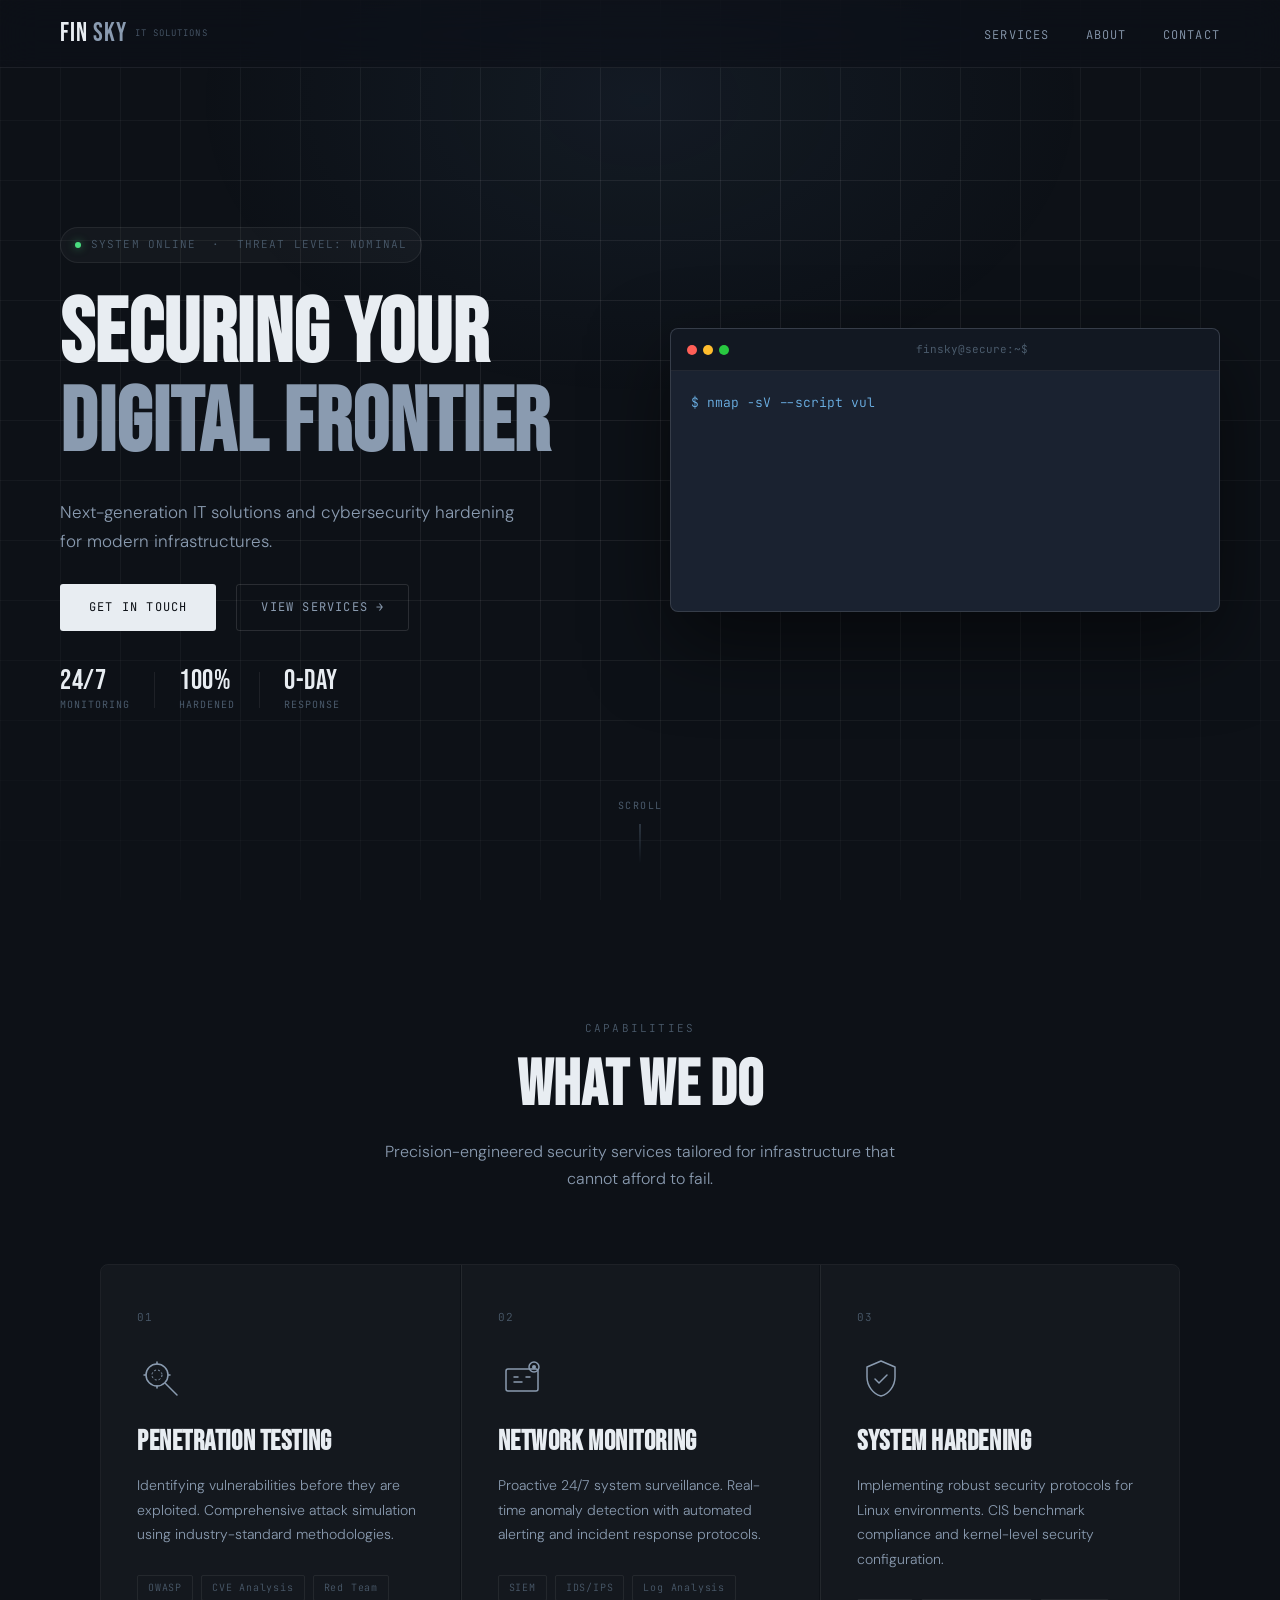
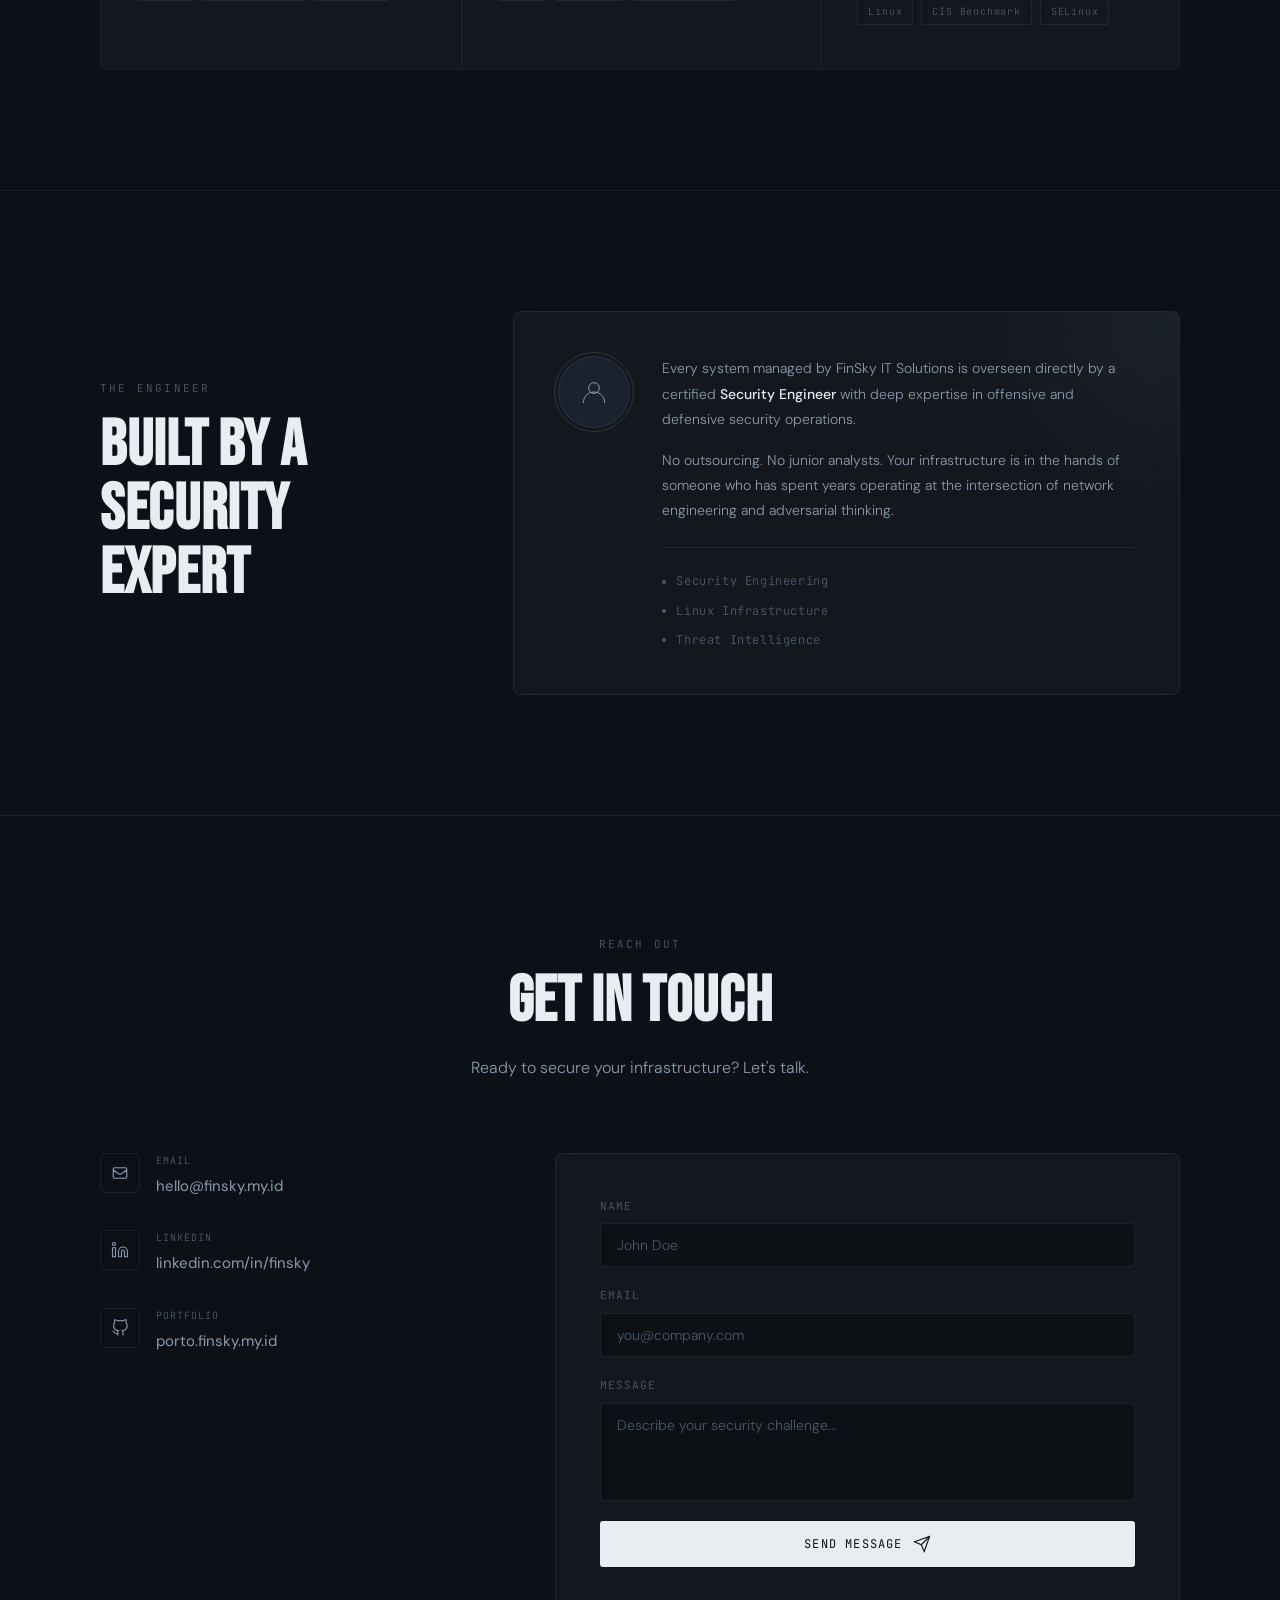
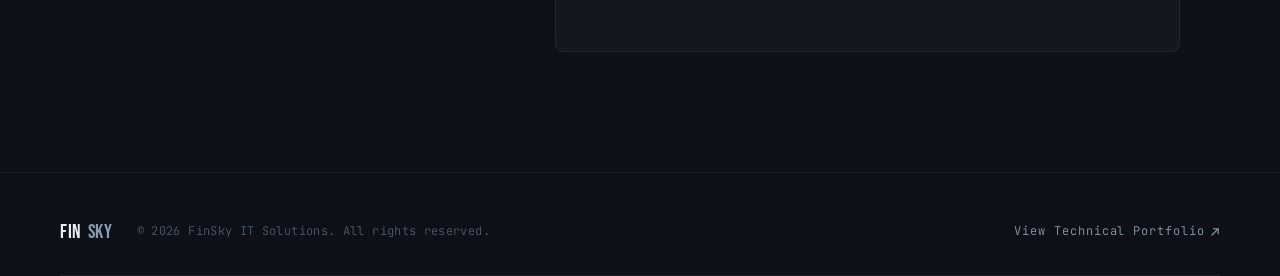
<file: index.html>
<!DOCTYPE html>
<html lang="en">
<head>
  <meta charset="UTF-8" />
  <meta name="viewport" content="width=device-width, initial-scale=1.0" />
  <title>FinSky IT Solutions — Securing Your Digital Frontier</title>
  <link rel="stylesheet" href="style.css" />
  <link rel="preconnect" href="https://fonts.googleapis.com">
  <link rel="preconnect" href="https://fonts.gstatic.com" crossorigin>
  <link href="https://fonts.googleapis.com/css2?family=Bebas+Neue&family=DM+Sans:ital,opsz,wght@0,9..40,300;0,9..40,400;0,9..40,500;1,9..40,300&family=JetBrains+Mono:wght@300;400&display=swap" rel="stylesheet">
</head>
<body>

  <!-- Navigation -->
  <header id="navbar">
    <nav class="nav-container">
      <a href="#" class="logo">
        <span class="logo-fin">Fin</span><span class="logo-sky">Sky</span>
        <span class="logo-tag">IT SOLUTIONS</span>
      </a>
      <button class="nav-toggle" id="navToggle" aria-label="Toggle menu">
        <span></span><span></span><span></span>
      </button>
      <ul class="nav-links" id="navLinks">
        <li><a href="#services" class="nav-link">Services</a></li>
        <li><a href="#about" class="nav-link">About</a></li>
        <li><a href="#contact" class="nav-link">Contact</a></li>
      </ul>
    </nav>
  </header>

  <!-- Hero Section -->
  <section id="hero">
    <div class="hero-bg-grid"></div>
    <div class="hero-bg-glow"></div>
    <div class="hero-content">
      <div class="hero-badge fade-up">
        <span class="badge-dot"></span>
        <span>SYSTEM ONLINE &nbsp;·&nbsp; THREAT LEVEL: NOMINAL</span>
      </div>
      <h1 class="hero-headline fade-up">
        Securing Your<br /><em>Digital Frontier</em>
      </h1>
      <p class="hero-sub fade-up">
        Next-generation IT solutions and cybersecurity hardening<br class="br-desk" /> for modern infrastructures.
      </p>
      <div class="hero-actions fade-up">
        <a href="#contact" class="btn-primary">Get in Touch</a>
        <a href="#services" class="btn-ghost">View Services <span class="arrow">→</span></a>
      </div>
      <div class="hero-stats fade-up">
        <div class="stat">
          <span class="stat-num">24/7</span>
          <span class="stat-label">Monitoring</span>
        </div>
        <div class="stat-divider"></div>
        <div class="stat">
          <span class="stat-num">100%</span>
          <span class="stat-label">Hardened</span>
        </div>
        <div class="stat-divider"></div>
        <div class="stat">
          <span class="stat-num">0-Day</span>
          <span class="stat-label">Response</span>
        </div>
      </div>
    </div>
    <div class="hero-terminal fade-up">
      <div class="terminal-header">
        <div class="terminal-dots">
          <span></span><span></span><span></span>
        </div>
        <span class="terminal-title">finsky@secure:~$</span>
      </div>
      <div class="terminal-body" id="terminalBody"></div>
    </div>
    <div class="scroll-hint">
      <span>SCROLL</span>
      <div class="scroll-line"></div>
    </div>
  </section>

  <!-- Services Section -->
  <section id="services">
    <div class="section-container">
      <div class="section-header reveal">
        <span class="section-label">CAPABILITIES</span>
        <h2 class="section-title">What We Do</h2>
        <p class="section-desc">Precision-engineered security services tailored for infrastructure that cannot afford to fail.</p>
      </div>
      <div class="services-grid">

        <div class="service-card reveal">
          <div class="card-index">01</div>
          <div class="card-icon">
            <svg viewBox="0 0 48 48" fill="none" xmlns="http://www.w3.org/2000/svg">
              <circle cx="20" cy="20" r="11" stroke="currentColor" stroke-width="1.5"/>
              <line x1="28.5" y1="28.5" x2="40" y2="40" stroke="currentColor" stroke-width="1.5" stroke-linecap="round"/>
              <circle cx="20" cy="20" r="5" stroke="currentColor" stroke-width="1" stroke-dasharray="2 2"/>
              <path d="M20 9V7M20 33V31M9 20H7M33 20H31" stroke="currentColor" stroke-width="1.5" stroke-linecap="round"/>
            </svg>
          </div>
          <h3 class="card-title">Penetration Testing</h3>
          <p class="card-desc">Identifying vulnerabilities before they are exploited. Comprehensive attack simulation using industry-standard methodologies.</p>
          <div class="card-tags">
            <span>OWASP</span><span>CVE Analysis</span><span>Red Team</span>
          </div>
          <div class="card-line"></div>
        </div>

        <div class="service-card reveal">
          <div class="card-index">02</div>
          <div class="card-icon">
            <svg viewBox="0 0 48 48" fill="none" xmlns="http://www.w3.org/2000/svg">
              <rect x="8" y="14" width="32" height="22" rx="2" stroke="currentColor" stroke-width="1.5"/>
              <path d="M16 22h4M16 27h8M28 22h4" stroke="currentColor" stroke-width="1.5" stroke-linecap="round"/>
              <circle cx="36" cy="12" r="5" fill="none" stroke="currentColor" stroke-width="1.5"/>
              <circle cx="36" cy="12" r="2" fill="currentColor"/>
            </svg>
          </div>
          <h3 class="card-title">Network Monitoring</h3>
          <p class="card-desc">Proactive 24/7 system surveillance. Real-time anomaly detection with automated alerting and incident response protocols.</p>
          <div class="card-tags">
            <span>SIEM</span><span>IDS/IPS</span><span>Log Analysis</span>
          </div>
          <div class="card-line"></div>
        </div>

        <div class="service-card reveal">
          <div class="card-index">03</div>
          <div class="card-icon">
            <svg viewBox="0 0 48 48" fill="none" xmlns="http://www.w3.org/2000/svg">
              <path d="M24 6L10 12v10c0 8.837 6.134 17.112 14 19 7.866-1.888 14-10.163 14-19V12L24 6z" stroke="currentColor" stroke-width="1.5" stroke-linejoin="round"/>
              <path d="M18 24l4 4 8-8" stroke="currentColor" stroke-width="1.5" stroke-linecap="round" stroke-linejoin="round"/>
            </svg>
          </div>
          <h3 class="card-title">System Hardening</h3>
          <p class="card-desc">Implementing robust security protocols for Linux environments. CIS benchmark compliance and kernel-level security configuration.</p>
          <div class="card-tags">
            <span>Linux</span><span>CIS Benchmark</span><span>SELinux</span>
          </div>
          <div class="card-line"></div>
        </div>

      </div>
    </div>
  </section>

  <!-- About Section -->
  <section id="about">
    <div class="section-container">
      <div class="about-inner reveal">
        <div class="about-left">
          <span class="section-label">THE ENGINEER</span>
          <h2 class="section-title">Built by a<br />Security Expert</h2>
        </div>
        <div class="about-right">
          <div class="about-card">
            <div class="about-avatar">
              <div class="avatar-ring"></div>
              <div class="avatar-inner">
                <svg viewBox="0 0 48 48" fill="none" xmlns="http://www.w3.org/2000/svg">
                  <circle cx="24" cy="18" r="8" stroke="currentColor" stroke-width="1.5"/>
                  <path d="M8 40c0-8.837 7.163-16 16-16s16 7.163 16 16" stroke="currentColor" stroke-width="1.5" stroke-linecap="round"/>
                </svg>
              </div>
            </div>
            <div class="about-text">
              <p>Every system managed by FinSky IT Solutions is overseen directly by a certified <strong>Security Engineer</strong> with deep expertise in offensive and defensive security operations.</p>
              <p>No outsourcing. No junior analysts. Your infrastructure is in the hands of someone who has spent years operating at the intersection of network engineering and adversarial thinking.</p>
              <div class="about-credentials">
                <div class="credential"><span class="cred-dot"></span>Security Engineering</div>
                <div class="credential"><span class="cred-dot"></span>Linux Infrastructure</div>
                <div class="credential"><span class="cred-dot"></span>Threat Intelligence</div>
              </div>
            </div>
          </div>
        </div>
      </div>
    </div>
  </section>

  <!-- Contact Section -->
  <section id="contact">
    <div class="section-container">
      <div class="section-header reveal">
        <span class="section-label">REACH OUT</span>
        <h2 class="section-title">Get in Touch</h2>
        <p class="section-desc">Ready to secure your infrastructure? Let's talk.</p>
      </div>
      <div class="contact-grid">
        <div class="contact-info reveal">
          <div class="contact-item">
            <div class="contact-icon">
              <svg viewBox="0 0 24 24" fill="none" stroke="currentColor" stroke-width="1.5">
                <path d="M3 8l7.89 5.26a2 2 0 002.22 0L21 8M5 19h14a2 2 0 002-2V7a2 2 0 00-2-2H5a2 2 0 00-2 2v10a2 2 0 002 2z"/>
              </svg>
            </div>
            <div>
              <span class="contact-label">Email</span>
              <a href="mailto:hello@finsky.my.id" class="contact-value">hello@finsky.my.id</a>
            </div>
          </div>
          <div class="contact-item">
            <div class="contact-icon">
              <svg viewBox="0 0 24 24" fill="none" stroke="currentColor" stroke-width="1.5">
                <path d="M16 8a6 6 0 016 6v7h-4v-7a2 2 0 00-2-2 2 2 0 00-2 2v7h-4v-7a6 6 0 016-6zM2 9h4v12H2z"/>
                <circle cx="4" cy="4" r="2"/>
              </svg>
            </div>
            <div>
              <span class="contact-label">LinkedIn</span>
              <a href="#" class="contact-value">linkedin.com/in/finsky</a>
            </div>
          </div>
          <div class="contact-item">
            <div class="contact-icon">
              <svg viewBox="0 0 24 24" fill="none" stroke="currentColor" stroke-width="1.5">
                <path d="M9 19c-5 1.5-5-2.5-7-3m14 6v-3.87a3.37 3.37 0 00-.94-2.61c3.14-.35 6.44-1.54 6.44-7A5.44 5.44 0 0020 4.77 5.07 5.07 0 0019.91 1S18.73.65 16 2.48a13.38 13.38 0 00-7 0C6.27.65 5.09 1 5.09 1A5.07 5.07 0 005 4.77a5.44 5.44 0 00-1.5 3.78c0 5.42 3.3 6.61 6.44 7A3.37 3.37 0 009 18.13V22"/>
              </svg>
            </div>
            <div>
              <span class="contact-label">Portfolio</span>
              <a href="https://porto.finsky.my.id" target="_blank" class="contact-value">porto.finsky.my.id</a>
            </div>
          </div>
        </div>
        <form class="contact-form reveal" id="contactForm" novalidate>
          <div class="form-group">
            <label for="name">Name</label>
            <input type="text" id="name" name="name" placeholder="John Doe" autocomplete="off" />
          </div>
          <div class="form-group">
            <label for="email">Email</label>
            <input type="email" id="email" name="email" placeholder="you@company.com" autocomplete="off" />
          </div>
          <div class="form-group">
            <label for="message">Message</label>
            <textarea id="message" name="message" rows="4" placeholder="Describe your security challenge..."></textarea>
          </div>
          <button type="submit" class="btn-primary btn-full">
            <span>Send Message</span>
            <svg viewBox="0 0 24 24" fill="none" stroke="currentColor" stroke-width="1.5" width="18" height="18">
              <line x1="22" y1="2" x2="11" y2="13"/><polygon points="22 2 15 22 11 13 2 9 22 2"/>
            </svg>
          </button>
          <div class="form-feedback" id="formFeedback"></div>
        </form>
      </div>
    </div>
  </section>

  <!-- Footer -->
  <footer id="footer">
    <div class="footer-container">
      <div class="footer-left">
        <a href="#" class="logo logo-sm">
          <span class="logo-fin">Fin</span><span class="logo-sky">Sky</span>
        </a>
        <p class="footer-copy">© 2026 FinSky IT Solutions. All rights reserved.</p>
      </div>
      <div class="footer-right">
        <a href="https://porto.finsky.my.id" target="_blank" class="footer-portfolio">
          View Technical Portfolio <span class="arrow">↗</span>
        </a>
      </div>
    </div>
    <div class="footer-line"></div>
  </footer>

  <script src="app.js?v=1.0.1"></script>
</body>
</html>
</file>
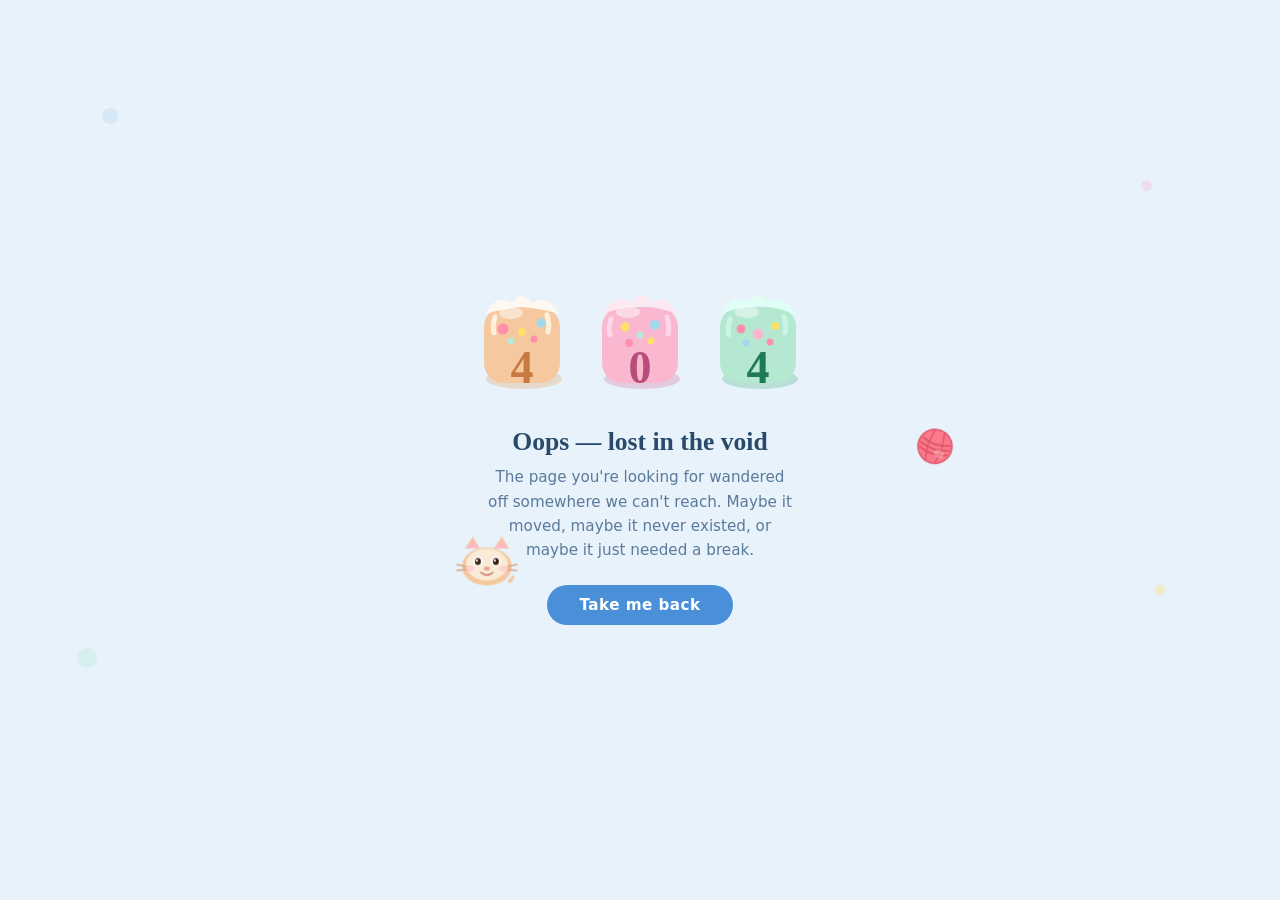
<file: error_cat.html>
<!DOCTYPE html>
<html lang="id">
<head>
<meta charset="UTF-8"/>
<meta name="viewport" content="width=device-width, initial-scale=1.0"/>
<title>Error</title>
<style>
  *{margin:0;padding:0;box-sizing:border-box}
  html,body{width:100%;height:100%;overflow:hidden}
  .ep-wrap{
    color-scheme:light only;
    forced-color-adjust:none;
    -webkit-text-size-adjust:100%;
    background:#e8f2fb;
    width:100%;
    height:100vh;
    height:100dvh;
    display:flex;
    flex-direction:column;
    align-items:center;
    justify-content:center;
    overflow:hidden;
    position:relative;
    padding:clamp(0.75rem,3vh,2rem) 1rem;
    font-family:Georgia,serif;
  }
  .ep-numbers{
    display:flex;
    gap:clamp(0.2rem,1.5vw,0.5rem);
    margin-bottom:clamp(0.75rem,2.5vh,1.5rem);
    position:relative;
    z-index:2;
    flex-shrink:0;
  }
  .ep-digit{
    width:clamp(60px,14vw,110px);
    height:clamp(74px,17vw,130px);
    flex-shrink:0;
  }
  .ep-digit svg{width:100%;height:100%}
  .ep-title{
    font-size:clamp(1rem,3.5vw,1.6rem);
    font-weight:700;
    color:#2a4a6b;
    text-align:center;
    z-index:2;
    position:relative;
    margin-bottom:clamp(0.3rem,1vh,0.5rem);
    padding:0 0.5rem;
    flex-shrink:0;
  }
  .ep-msg{
    font-size:clamp(0.78rem,2vw,0.95rem);
    color:#5a7a9b;
    text-align:center;
    max-width:340px;
    line-height:1.6;
    z-index:2;
    position:relative;
    font-family:system-ui,sans-serif;
    padding:0 1rem;
    flex-shrink:0;
  }
  .ep-btn{
    margin-top:clamp(0.75rem,2.5vh,1.5rem);
    padding:clamp(0.5rem,1.5vh,0.7rem) 2rem;
    border-radius:999px;
    border:none;
    background:#4a90d9;
    color:#ffffff;
    font-size:clamp(0.85rem,2vw,0.95rem);
    cursor:pointer;
    z-index:2;
    position:relative;
    font-family:system-ui,sans-serif;
    font-weight:600;
    letter-spacing:0.03em;
    transition:background 0.2s,transform 0.1s;
    -webkit-appearance:none;
    appearance:none;
    flex-shrink:0;
  }
  .ep-btn:hover{background:#2a6db5}
  .ep-btn:active{transform:scale(0.97)}
  .chase-arena{
    position:absolute;
    inset:0;
    z-index:999;
    pointer-events:none;
    overflow:hidden;
  }
  .yarn-el,.cat-el{position:absolute;will-change:transform}
  .dot{
    position:absolute;
    border-radius:50%;
    opacity:0.35;
    animation:fdot 8s ease-in-out infinite;
    pointer-events:none;
    z-index:1;
  }
  @keyframes fdot{0%,100%{transform:translateY(0)}50%{transform:translateY(-14px)}}
</style>
</head>
<body>

<div class="ep-wrap">
  <div class="dot" style="width:16px;height:16px;background:#b5d4f4;top:12%;left:8%;animation-delay:0s"></div>
  <div class="dot" style="width:11px;height:11px;background:#f9b8d0;top:20%;right:10%;animation-delay:1.5s"></div>
  <div class="dot" style="width:20px;height:20px;background:#b5ead7;top:72%;left:6%;animation-delay:3s"></div>
  <div class="dot" style="width:10px;height:10px;background:#ffe066;top:65%;right:9%;animation-delay:2s"></div>

  <div class="ep-numbers">
    <div class="ep-digit"><svg viewBox="0 0 110 130" xmlns="http://www.w3.org/2000/svg">
      <ellipse cx="57" cy="104" rx="38" ry="10" fill="#e0a870" opacity="0.35"/>
      <rect x="17" y="32" width="76" height="76" rx="20" fill="#f5c8a0"/>
      <path d="M17 42 Q28 18 45 28 Q55 14 65 28 Q82 18 93 42 Q93 36 55 32 Q17 36 17 42Z" fill="#fff8f0"/>
      <path d="M28 42 Q25 52 27 58" fill="none" stroke="#fff0dc" stroke-width="5" stroke-linecap="round"/>
      <path d="M80 40 Q83 50 81 57" fill="none" stroke="#fff0dc" stroke-width="5" stroke-linecap="round"/>
      <ellipse cx="36" cy="54" rx="5.5" ry="5.5" fill="#ff8fab"/>
      <ellipse cx="74" cy="48" rx="4.5" ry="4.5" fill="#a0d8ef"/>
      <ellipse cx="55" cy="57" rx="4" ry="4" fill="#ffe066"/>
      <ellipse cx="44" cy="66" rx="3.5" ry="3.5" fill="#b5ead7"/>
      <ellipse cx="67" cy="64" rx="3.5" ry="3.5" fill="#ff8fab"/>
      <ellipse cx="44" cy="38" rx="12" ry="6" fill="#fff" opacity="0.5"/>
      <text id="d1" x="55" y="108" text-anchor="middle" font-size="46" font-weight="900" fill="#c87941" font-family="Georgia,serif">4</text>
    </svg></div>
    <div class="ep-digit"><svg viewBox="0 0 110 130" xmlns="http://www.w3.org/2000/svg">
      <ellipse cx="57" cy="104" rx="38" ry="10" fill="#d470a0" opacity="0.3"/>
      <rect x="17" y="32" width="76" height="76" rx="20" fill="#f9b8d0"/>
      <path d="M17 42 Q28 16 48 28 Q55 12 67 28 Q82 16 93 42 Q93 36 55 30 Q17 36 17 42Z" fill="#fde8f2"/>
      <path d="M26 44 Q23 54 25 60" fill="none" stroke="#fdd6e8" stroke-width="5" stroke-linecap="round"/>
      <path d="M82 42 Q85 53 83 59" fill="none" stroke="#fdd6e8" stroke-width="5" stroke-linecap="round"/>
      <ellipse cx="40" cy="52" rx="4.5" ry="4.5" fill="#ffe066"/>
      <ellipse cx="70" cy="50" rx="5" ry="5" fill="#a0d8ef"/>
      <ellipse cx="55" cy="60" rx="3.5" ry="3.5" fill="#b5ead7"/>
      <ellipse cx="44" cy="68" rx="4" ry="4" fill="#ff8fab"/>
      <ellipse cx="66" cy="66" rx="3.5" ry="3.5" fill="#ffe066"/>
      <ellipse cx="43" cy="37" rx="12" ry="6" fill="#fff" opacity="0.45"/>
      <text id="d2" x="55" y="108" text-anchor="middle" font-size="46" font-weight="900" fill="#b84c7a" font-family="Georgia,serif">0</text>
    </svg></div>
    <div class="ep-digit"><svg viewBox="0 0 110 130" xmlns="http://www.w3.org/2000/svg">
      <ellipse cx="57" cy="104" rx="38" ry="10" fill="#3da87a" opacity="0.28"/>
      <rect x="17" y="32" width="76" height="76" rx="20" fill="#b5e8d0"/>
      <path d="M17 42 Q30 16 46 28 Q55 13 66 28 Q80 16 93 42 Q93 36 55 30 Q17 36 17 42Z" fill="#e0fff4"/>
      <path d="M27 44 Q24 54 26 60" fill="none" stroke="#c8f5e4" stroke-width="5" stroke-linecap="round"/>
      <path d="M81 42 Q84 52 82 58" fill="none" stroke="#c8f5e4" stroke-width="5" stroke-linecap="round"/>
      <ellipse cx="38" cy="54" rx="4.5" ry="4.5" fill="#ff8fab"/>
      <ellipse cx="72" cy="51" rx="4" ry="4" fill="#ffe066"/>
      <ellipse cx="55" cy="59" rx="5.5" ry="5.5" fill="#f9b8d0"/>
      <ellipse cx="43" cy="68" rx="3.5" ry="3.5" fill="#a0d8ef"/>
      <ellipse cx="67" cy="67" rx="3.5" ry="3.5" fill="#ff8fab"/>
      <ellipse cx="44" cy="37" rx="12" ry="6" fill="#fff" opacity="0.45"/>
      <text id="d3" x="55" y="108" text-anchor="middle" font-size="46" font-weight="900" fill="#1e7a56" font-family="Georgia,serif">4</text>
    </svg></div>
  </div>

  <div class="ep-title" id="err-t">Oops — lost in the void</div>
  <div class="ep-msg" id="err-m">The page you're looking for wandered off somewhere we can't reach. Maybe it moved, maybe it never existed, or maybe it just needed a break.</div>
  <button class="ep-btn" onclick="history.back()">Take me back</button>

  <div class="chase-arena">
    <div class="yarn-el" id="yarn">
      <svg width="38" height="38" viewBox="0 0 38 38" xmlns="http://www.w3.org/2000/svg">
        <circle cx="19" cy="19" r="17" fill="#f97b8b"/>
        <circle cx="19" cy="19" r="17" fill="none" stroke="#e05568" stroke-width="1.5"/>
        <path d="M5 14 Q19 8 33 14" fill="none" stroke="#e05568" stroke-width="1.8" stroke-linecap="round"/>
        <path d="M4 19 Q19 13 34 19" fill="none" stroke="#e05568" stroke-width="1.8" stroke-linecap="round"/>
        <path d="M5 24 Q19 18 33 24" fill="none" stroke="#e05568" stroke-width="1.8" stroke-linecap="round"/>
        <path d="M14 4 Q10 19 14 34" fill="none" stroke="#e05568" stroke-width="1.4" stroke-linecap="round"/>
        <path d="M24 4 Q28 19 24 34" fill="none" stroke="#e05568" stroke-width="1.4" stroke-linecap="round"/>
        <ellipse cx="13" cy="13" rx="5" ry="4" fill="#fff" opacity="0.25"/>
      </svg>
    </div>
    <div class="cat-el" id="cat">
      <svg width="62" height="54" viewBox="0 0 62 54" xmlns="http://www.w3.org/2000/svg">
        <polygon points="9,14 17,2 24,14" fill="#f5c8a0"/>
        <polygon points="38,14 46,2 53,14" fill="#f5c8a0"/>
        <polygon points="11,14 17,6 23,14" fill="#ffb8c8"/>
        <polygon points="39,14 46,6 52,14" fill="#ffb8c8"/>
        <ellipse cx="31" cy="32" rx="25" ry="19" fill="#f5c8a0"/>
        <ellipse cx="31" cy="30" rx="21" ry="16" fill="#faebd7"/>
        <ellipse cx="22" cy="27" rx="5" ry="5" fill="#fff"/>
        <ellipse cx="22" cy="27" rx="3" ry="3.5" fill="#3a2010"/>
        <ellipse cx="21" cy="26" rx="1.2" ry="1.2" fill="#fff" opacity="0.9"/>
        <ellipse cx="40" cy="27" rx="5" ry="5" fill="#fff"/>
        <ellipse cx="40" cy="27" rx="3" ry="3.5" fill="#3a2010"/>
        <ellipse cx="39" cy="26" rx="1.2" ry="1.2" fill="#fff" opacity="0.9"/>
        <ellipse cx="14" cy="34" rx="5" ry="3" fill="#ffb8c8" opacity="0.5"/>
        <ellipse cx="48" cy="34" rx="5" ry="3" fill="#ffb8c8" opacity="0.5"/>
        <ellipse cx="31" cy="34" rx="3" ry="2" fill="#e8a090"/>
        <path d="M25 38 Q31 43 37 38" fill="none" stroke="#c87060" stroke-width="1.5" stroke-linecap="round"/>
        <line x1="10" y1="32" x2="1" y2="30" stroke="#d4a888" stroke-width="1.5" stroke-linecap="round"/>
        <line x1="10" y1="35" x2="1" y2="36" stroke="#d4a888" stroke-width="1.5" stroke-linecap="round"/>
        <line x1="52" y1="32" x2="61" y2="30" stroke="#d4a888" stroke-width="1.5" stroke-linecap="round"/>
        <line x1="52" y1="35" x2="61" y2="36" stroke="#d4a888" stroke-width="1.5" stroke-linecap="round"/>
        <path d="M52 46 Q60 36 58 44 Q54 52 52 46Z" fill="#f5c8a0"/>
      </svg>
    </div>
  </div>
</div>

<script>
  const errorMap = {
    "404": { t: "Oops — lost in the void", m: "The page you're looking for wandered off somewhere we can't reach. Maybe it moved, maybe it never existed, or maybe it just needed a break." },
    "403": { t: "Access denied — this door stays closed", m: "The page you're trying to reach is off-limits. You may not have permission, or it may require credentials we didn't receive." },
    "500": { t: "Something went wrong behind the scenes", m: "The server encountered an issue and couldn't complete your request. It's not something you caused — we're working to fix it." },
    "502": { t: "Bad gateway — the signal got crossed", m: "The server received an invalid response from an upstream source. Something along the chain didn't communicate properly." },
    "503": { t: "Service unavailable — taking a short pause", m: "The server is currently unable to handle the request. It may be overloaded or undergoing maintenance. Please try again soon." },
    "504": { t: "Timeout — the response took too long", m: "The server waited for a response that never arrived in time. The connection upstream may be slow or unresponsive." }
  };

  // Nginx akan replace string '__ERROR_CODE__' dengan status code asli (404, 500, dst)
  const code = window.location.search.replace('?', '') || '404';
  const info = errorMap[code] || { t: "Unknown Error", m: "Bahkan kucingnya bingung ini kenapa." };

  document.getElementById('err-t').innerText = info.t;
  document.getElementById('err-m').innerText = info.m;

  const codeStr = code.toString().padEnd(3, "0");
  document.getElementById('d1').textContent = codeStr[0];
  document.getElementById('d2').textContent = codeStr[1];
  document.getElementById('d3').textContent = codeStr[2];

  const arena = document.querySelector('.chase-arena');
  const yarnEl = document.getElementById('yarn');
  const catEl = document.getElementById('cat');
  const YW = 38, YH = 38, CW = 62, CH = 54;

  let aw, ah;
  function sz() {
    aw = arena.offsetWidth || window.innerWidth;
    ah = arena.offsetHeight || window.innerHeight;
  }
  sz();
  window.addEventListener('resize', sz);

  let yarn = { x: 0, y: 0, vx: 2.6, vy: 1.8 };
  let cat = { x: 0, y: 0 };
  yarn.x = aw * 0.6; yarn.y = ah * 0.4;
  cat.x = aw * 0.25; cat.y = ah * 0.65;

  let angle = 0;
  function step() {
    sz();
    yarn.x += yarn.vx; yarn.y += yarn.vy;
    if (yarn.x < 0) { yarn.x = 0; yarn.vx = Math.abs(yarn.vx); }
    if (yarn.x > aw - YW) { yarn.x = aw - YW; yarn.vx = -Math.abs(yarn.vx); }
    if (yarn.y < 0) { yarn.y = 0; yarn.vy = Math.abs(yarn.vy); }
    if (yarn.y > ah - YH) { yarn.y = ah - YH; yarn.vy = -Math.abs(yarn.vy); }
    if (Math.random() < 0.01) {
      yarn.vx += (Math.random() - 0.5) * 1.6;
      yarn.vy += (Math.random() - 0.5) * 1.6;
      const s = Math.sqrt(yarn.vx * yarn.vx + yarn.vy * yarn.vy) || 1;
      const t = 2.2 + Math.random() * 1.5;
      yarn.vx = yarn.vx / s * t; yarn.vy = yarn.vy / s * t;
    }
    const ycx = yarn.x + YW / 2, ycy = yarn.y + YH / 2;
    const ccx = cat.x + CW / 2, ccy = cat.y + CH / 2;
    const dx = ycx - ccx, dy = ycy - ccy;
    const dist = Math.sqrt(dx * dx + dy * dy) || 1;
    const sp = Math.min(2.2, dist * 0.05 + 1.0);
    cat.x += dx / dist * sp; cat.y += dy / dist * sp;
    cat.x = Math.max(0, Math.min(aw - CW, cat.x));
    cat.y = Math.max(0, Math.min(ah - CH, cat.y));
    angle += 3;
    yarnEl.style.transform = `translate(${yarn.x}px,${yarn.y}px) rotate(${angle}deg)`;
    catEl.style.transform = `translate(${cat.x}px,${cat.y}px) scaleX(${dx < 0 ? -1 : 1})`;
    requestAnimationFrame(step);
  }
  requestAnimationFrame(step);
</script>

</body>
</html>
</file>
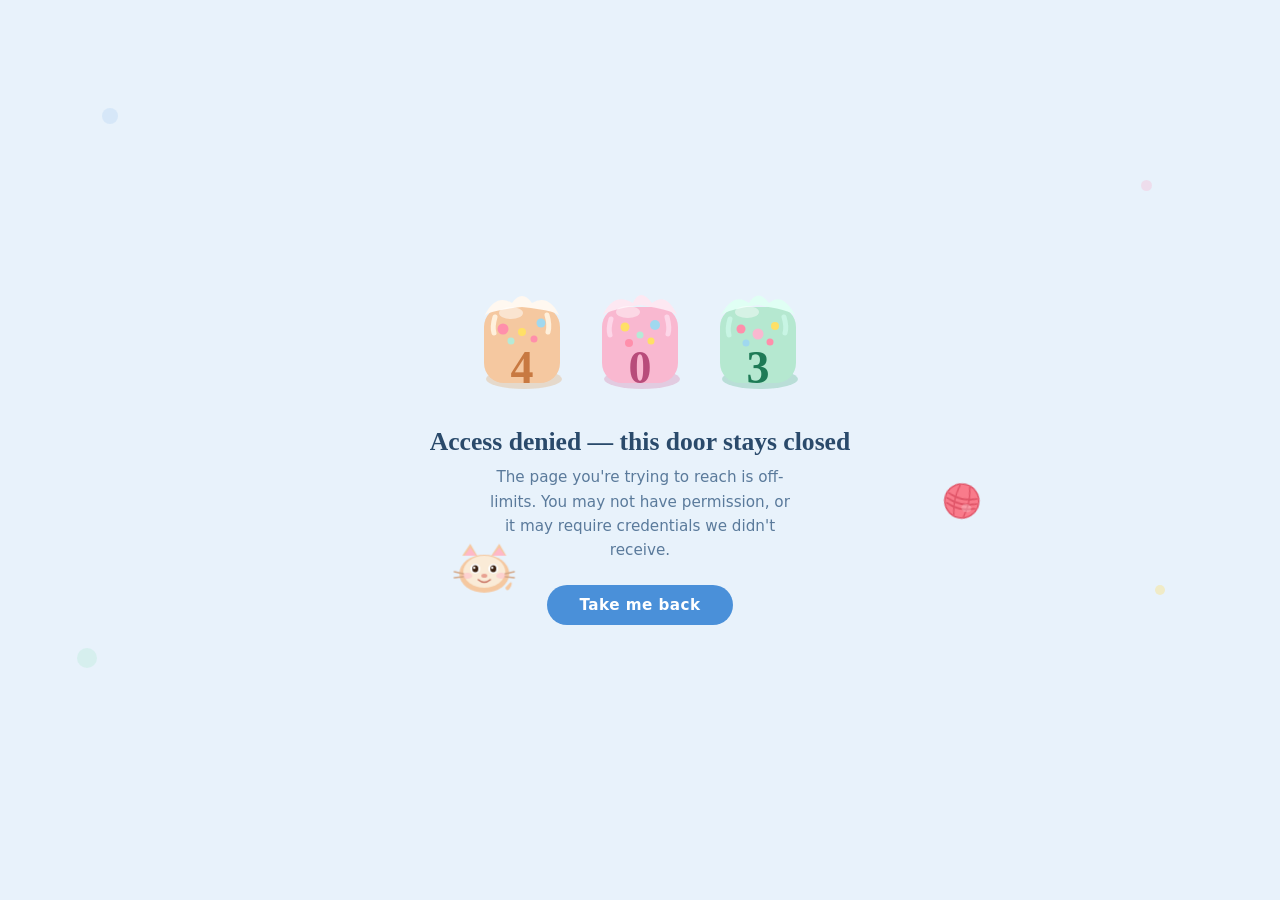
<file: error_cat_403.html>
<!DOCTYPE html>
<html lang="id">
<head>
<meta charset="UTF-8"/>
<meta name="viewport" content="width=device-width, initial-scale=1.0"/>
<title>Error</title>
<style>
  *{margin:0;padding:0;box-sizing:border-box}
  html,body{width:100%;height:100%;overflow:hidden}
  .ep-wrap{
    color-scheme:light only;
    forced-color-adjust:none;
    -webkit-text-size-adjust:100%;
    background:#e8f2fb;
    width:100%;
    height:100vh;
    height:100dvh;
    display:flex;
    flex-direction:column;
    align-items:center;
    justify-content:center;
    overflow:hidden;
    position:relative;
    padding:clamp(0.75rem,3vh,2rem) 1rem;
    font-family:Georgia,serif;
  }
  .ep-numbers{
    display:flex;
    gap:clamp(0.2rem,1.5vw,0.5rem);
    margin-bottom:clamp(0.75rem,2.5vh,1.5rem);
    position:relative;
    z-index:2;
    flex-shrink:0;
  }
  .ep-digit{
    width:clamp(60px,14vw,110px);
    height:clamp(74px,17vw,130px);
    flex-shrink:0;
  }
  .ep-digit svg{width:100%;height:100%}
  .ep-title{
    font-size:clamp(1rem,3.5vw,1.6rem);
    font-weight:700;
    color:#2a4a6b;
    text-align:center;
    z-index:2;
    position:relative;
    margin-bottom:clamp(0.3rem,1vh,0.5rem);
    padding:0 0.5rem;
    flex-shrink:0;
  }
  .ep-msg{
    font-size:clamp(0.78rem,2vw,0.95rem);
    color:#5a7a9b;
    text-align:center;
    max-width:340px;
    line-height:1.6;
    z-index:2;
    position:relative;
    font-family:system-ui,sans-serif;
    padding:0 1rem;
    flex-shrink:0;
  }
  .ep-btn{
    margin-top:clamp(0.75rem,2.5vh,1.5rem);
    padding:clamp(0.5rem,1.5vh,0.7rem) 2rem;
    border-radius:999px;
    border:none;
    background:#4a90d9;
    color:#ffffff;
    font-size:clamp(0.85rem,2vw,0.95rem);
    cursor:pointer;
    z-index:2;
    position:relative;
    font-family:system-ui,sans-serif;
    font-weight:600;
    letter-spacing:0.03em;
    transition:background 0.2s,transform 0.1s;
    -webkit-appearance:none;
    appearance:none;
    flex-shrink:0;
  }
  .ep-btn:hover{background:#2a6db5}
  .ep-btn:active{transform:scale(0.97)}
  .chase-arena{
    position:absolute;
    inset:0;
    z-index:999;
    pointer-events:none;
    overflow:hidden;
  }
  .yarn-el,.cat-el{position:absolute;will-change:transform}
  .dot{
    position:absolute;
    border-radius:50%;
    opacity:0.35;
    animation:fdot 8s ease-in-out infinite;
    pointer-events:none;
    z-index:1;
  }
  @keyframes fdot{0%,100%{transform:translateY(0)}50%{transform:translateY(-14px)}}
</style>
</head>
<body>

<div class="ep-wrap">
  <div class="dot" style="width:16px;height:16px;background:#b5d4f4;top:12%;left:8%;animation-delay:0s"></div>
  <div class="dot" style="width:11px;height:11px;background:#f9b8d0;top:20%;right:10%;animation-delay:1.5s"></div>
  <div class="dot" style="width:20px;height:20px;background:#b5ead7;top:72%;left:6%;animation-delay:3s"></div>
  <div class="dot" style="width:10px;height:10px;background:#ffe066;top:65%;right:9%;animation-delay:2s"></div>

  <div class="ep-numbers">
    <div class="ep-digit"><svg viewBox="0 0 110 130" xmlns="http://www.w3.org/2000/svg">
      <ellipse cx="57" cy="104" rx="38" ry="10" fill="#e0a870" opacity="0.35"/>
      <rect x="17" y="32" width="76" height="76" rx="20" fill="#f5c8a0"/>
      <path d="M17 42 Q28 18 45 28 Q55 14 65 28 Q82 18 93 42 Q93 36 55 32 Q17 36 17 42Z" fill="#fff8f0"/>
      <path d="M28 42 Q25 52 27 58" fill="none" stroke="#fff0dc" stroke-width="5" stroke-linecap="round"/>
      <path d="M80 40 Q83 50 81 57" fill="none" stroke="#fff0dc" stroke-width="5" stroke-linecap="round"/>
      <ellipse cx="36" cy="54" rx="5.5" ry="5.5" fill="#ff8fab"/>
      <ellipse cx="74" cy="48" rx="4.5" ry="4.5" fill="#a0d8ef"/>
      <ellipse cx="55" cy="57" rx="4" ry="4" fill="#ffe066"/>
      <ellipse cx="44" cy="66" rx="3.5" ry="3.5" fill="#b5ead7"/>
      <ellipse cx="67" cy="64" rx="3.5" ry="3.5" fill="#ff8fab"/>
      <ellipse cx="44" cy="38" rx="12" ry="6" fill="#fff" opacity="0.5"/>
      <text id="d1" x="55" y="108" text-anchor="middle" font-size="46" font-weight="900" fill="#c87941" font-family="Georgia,serif">4</text>
    </svg></div>
    <div class="ep-digit"><svg viewBox="0 0 110 130" xmlns="http://www.w3.org/2000/svg">
      <ellipse cx="57" cy="104" rx="38" ry="10" fill="#d470a0" opacity="0.3"/>
      <rect x="17" y="32" width="76" height="76" rx="20" fill="#f9b8d0"/>
      <path d="M17 42 Q28 16 48 28 Q55 12 67 28 Q82 16 93 42 Q93 36 55 30 Q17 36 17 42Z" fill="#fde8f2"/>
      <path d="M26 44 Q23 54 25 60" fill="none" stroke="#fdd6e8" stroke-width="5" stroke-linecap="round"/>
      <path d="M82 42 Q85 53 83 59" fill="none" stroke="#fdd6e8" stroke-width="5" stroke-linecap="round"/>
      <ellipse cx="40" cy="52" rx="4.5" ry="4.5" fill="#ffe066"/>
      <ellipse cx="70" cy="50" rx="5" ry="5" fill="#a0d8ef"/>
      <ellipse cx="55" cy="60" rx="3.5" ry="3.5" fill="#b5ead7"/>
      <ellipse cx="44" cy="68" rx="4" ry="4" fill="#ff8fab"/>
      <ellipse cx="66" cy="66" rx="3.5" ry="3.5" fill="#ffe066"/>
      <ellipse cx="43" cy="37" rx="12" ry="6" fill="#fff" opacity="0.45"/>
      <text id="d2" x="55" y="108" text-anchor="middle" font-size="46" font-weight="900" fill="#b84c7a" font-family="Georgia,serif">0</text>
    </svg></div>
    <div class="ep-digit"><svg viewBox="0 0 110 130" xmlns="http://www.w3.org/2000/svg">
      <ellipse cx="57" cy="104" rx="38" ry="10" fill="#3da87a" opacity="0.28"/>
      <rect x="17" y="32" width="76" height="76" rx="20" fill="#b5e8d0"/>
      <path d="M17 42 Q30 16 46 28 Q55 13 66 28 Q80 16 93 42 Q93 36 55 30 Q17 36 17 42Z" fill="#e0fff4"/>
      <path d="M27 44 Q24 54 26 60" fill="none" stroke="#c8f5e4" stroke-width="5" stroke-linecap="round"/>
      <path d="M81 42 Q84 52 82 58" fill="none" stroke="#c8f5e4" stroke-width="5" stroke-linecap="round"/>
      <ellipse cx="38" cy="54" rx="4.5" ry="4.5" fill="#ff8fab"/>
      <ellipse cx="72" cy="51" rx="4" ry="4" fill="#ffe066"/>
      <ellipse cx="55" cy="59" rx="5.5" ry="5.5" fill="#f9b8d0"/>
      <ellipse cx="43" cy="68" rx="3.5" ry="3.5" fill="#a0d8ef"/>
      <ellipse cx="67" cy="67" rx="3.5" ry="3.5" fill="#ff8fab"/>
      <ellipse cx="44" cy="37" rx="12" ry="6" fill="#fff" opacity="0.45"/>
      <text id="d3" x="55" y="108" text-anchor="middle" font-size="46" font-weight="900" fill="#1e7a56" font-family="Georgia,serif">4</text>
    </svg></div>
  </div>

  <div class="ep-title" id="err-t">Oops — lost in the void</div>
  <div class="ep-msg" id="err-m">The page you're looking for wandered off somewhere we can't reach. Maybe it moved, maybe it never existed, or maybe it just needed a break.</div>
  <button class="ep-btn" onclick="history.back()">Take me back</button>

  <div class="chase-arena">
    <div class="yarn-el" id="yarn">
      <svg width="38" height="38" viewBox="0 0 38 38" xmlns="http://www.w3.org/2000/svg">
        <circle cx="19" cy="19" r="17" fill="#f97b8b"/>
        <circle cx="19" cy="19" r="17" fill="none" stroke="#e05568" stroke-width="1.5"/>
        <path d="M5 14 Q19 8 33 14" fill="none" stroke="#e05568" stroke-width="1.8" stroke-linecap="round"/>
        <path d="M4 19 Q19 13 34 19" fill="none" stroke="#e05568" stroke-width="1.8" stroke-linecap="round"/>
        <path d="M5 24 Q19 18 33 24" fill="none" stroke="#e05568" stroke-width="1.8" stroke-linecap="round"/>
        <path d="M14 4 Q10 19 14 34" fill="none" stroke="#e05568" stroke-width="1.4" stroke-linecap="round"/>
        <path d="M24 4 Q28 19 24 34" fill="none" stroke="#e05568" stroke-width="1.4" stroke-linecap="round"/>
        <ellipse cx="13" cy="13" rx="5" ry="4" fill="#fff" opacity="0.25"/>
      </svg>
    </div>
    <div class="cat-el" id="cat">
      <svg width="62" height="54" viewBox="0 0 62 54" xmlns="http://www.w3.org/2000/svg">
        <polygon points="9,14 17,2 24,14" fill="#f5c8a0"/>
        <polygon points="38,14 46,2 53,14" fill="#f5c8a0"/>
        <polygon points="11,14 17,6 23,14" fill="#ffb8c8"/>
        <polygon points="39,14 46,6 52,14" fill="#ffb8c8"/>
        <ellipse cx="31" cy="32" rx="25" ry="19" fill="#f5c8a0"/>
        <ellipse cx="31" cy="30" rx="21" ry="16" fill="#faebd7"/>
        <ellipse cx="22" cy="27" rx="5" ry="5" fill="#fff"/>
        <ellipse cx="22" cy="27" rx="3" ry="3.5" fill="#3a2010"/>
        <ellipse cx="21" cy="26" rx="1.2" ry="1.2" fill="#fff" opacity="0.9"/>
        <ellipse cx="40" cy="27" rx="5" ry="5" fill="#fff"/>
        <ellipse cx="40" cy="27" rx="3" ry="3.5" fill="#3a2010"/>
        <ellipse cx="39" cy="26" rx="1.2" ry="1.2" fill="#fff" opacity="0.9"/>
        <ellipse cx="14" cy="34" rx="5" ry="3" fill="#ffb8c8" opacity="0.5"/>
        <ellipse cx="48" cy="34" rx="5" ry="3" fill="#ffb8c8" opacity="0.5"/>
        <ellipse cx="31" cy="34" rx="3" ry="2" fill="#e8a090"/>
        <path d="M25 38 Q31 43 37 38" fill="none" stroke="#c87060" stroke-width="1.5" stroke-linecap="round"/>
        <line x1="10" y1="32" x2="1" y2="30" stroke="#d4a888" stroke-width="1.5" stroke-linecap="round"/>
        <line x1="10" y1="35" x2="1" y2="36" stroke="#d4a888" stroke-width="1.5" stroke-linecap="round"/>
        <line x1="52" y1="32" x2="61" y2="30" stroke="#d4a888" stroke-width="1.5" stroke-linecap="round"/>
        <line x1="52" y1="35" x2="61" y2="36" stroke="#d4a888" stroke-width="1.5" stroke-linecap="round"/>
        <path d="M52 46 Q60 36 58 44 Q54 52 52 46Z" fill="#f5c8a0"/>
      </svg>
    </div>
  </div>
</div>

<script>
  const errorMap = {
    "404": { t: "Oops — lost in the void", m: "The page you're looking for wandered off somewhere we can't reach. Maybe it moved, maybe it never existed, or maybe it just needed a break." },
    "403": { t: "Access denied — this door stays closed", m: "The page you're trying to reach is off-limits. You may not have permission, or it may require credentials we didn't receive." },
    "500": { t: "Something went wrong behind the scenes", m: "The server encountered an issue and couldn't complete your request. It's not something you caused — we're working to fix it." },
    "502": { t: "Bad gateway — the signal got crossed", m: "The server received an invalid response from an upstream source. Something along the chain didn't communicate properly." },
    "503": { t: "Service unavailable — taking a short pause", m: "The server is currently unable to handle the request. It may be overloaded or undergoing maintenance. Please try again soon." },
    "504": { t: "Timeout — the response took too long", m: "The server waited for a response that never arrived in time. The connection upstream may be slow or unresponsive." }
  };

  // Nginx akan replace string '__ERROR_CODE__' dengan status code asli (404, 500, dst)
  const code = '403';
  const info = errorMap[code] || { t: "Unknown Error", m: "Bahkan kucingnya bingung ini kenapa." };

  document.getElementById('err-t').innerText = info.t;
  document.getElementById('err-m').innerText = info.m;

  const codeStr = code.toString().padEnd(3, "0");
  document.getElementById('d1').textContent = codeStr[0];
  document.getElementById('d2').textContent = codeStr[1];
  document.getElementById('d3').textContent = codeStr[2];

  const arena = document.querySelector('.chase-arena');
  const yarnEl = document.getElementById('yarn');
  const catEl = document.getElementById('cat');
  const YW = 38, YH = 38, CW = 62, CH = 54;

  let aw, ah;
  function sz() {
    aw = arena.offsetWidth || window.innerWidth;
    ah = arena.offsetHeight || window.innerHeight;
  }
  sz();
  window.addEventListener('resize', sz);

  let yarn = { x: 0, y: 0, vx: 2.6, vy: 1.8 };
  let cat = { x: 0, y: 0 };
  yarn.x = aw * 0.6; yarn.y = ah * 0.4;
  cat.x = aw * 0.25; cat.y = ah * 0.65;

  let angle = 0;
  function step() {
    sz();
    yarn.x += yarn.vx; yarn.y += yarn.vy;
    if (yarn.x < 0) { yarn.x = 0; yarn.vx = Math.abs(yarn.vx); }
    if (yarn.x > aw - YW) { yarn.x = aw - YW; yarn.vx = -Math.abs(yarn.vx); }
    if (yarn.y < 0) { yarn.y = 0; yarn.vy = Math.abs(yarn.vy); }
    if (yarn.y > ah - YH) { yarn.y = ah - YH; yarn.vy = -Math.abs(yarn.vy); }
    if (Math.random() < 0.01) {
      yarn.vx += (Math.random() - 0.5) * 1.6;
      yarn.vy += (Math.random() - 0.5) * 1.6;
      const s = Math.sqrt(yarn.vx * yarn.vx + yarn.vy * yarn.vy) || 1;
      const t = 2.2 + Math.random() * 1.5;
      yarn.vx = yarn.vx / s * t; yarn.vy = yarn.vy / s * t;
    }
    const ycx = yarn.x + YW / 2, ycy = yarn.y + YH / 2;
    const ccx = cat.x + CW / 2, ccy = cat.y + CH / 2;
    const dx = ycx - ccx, dy = ycy - ccy;
    const dist = Math.sqrt(dx * dx + dy * dy) || 1;
    const sp = Math.min(2.2, dist * 0.05 + 1.0);
    cat.x += dx / dist * sp; cat.y += dy / dist * sp;
    cat.x = Math.max(0, Math.min(aw - CW, cat.x));
    cat.y = Math.max(0, Math.min(ah - CH, cat.y));
    angle += 3;
    yarnEl.style.transform = `translate(${yarn.x}px,${yarn.y}px) rotate(${angle}deg)`;
    catEl.style.transform = `translate(${cat.x}px,${cat.y}px) scaleX(${dx < 0 ? -1 : 1})`;
    requestAnimationFrame(step);
  }
  requestAnimationFrame(step);
</script>

</body>
</html>
</file>
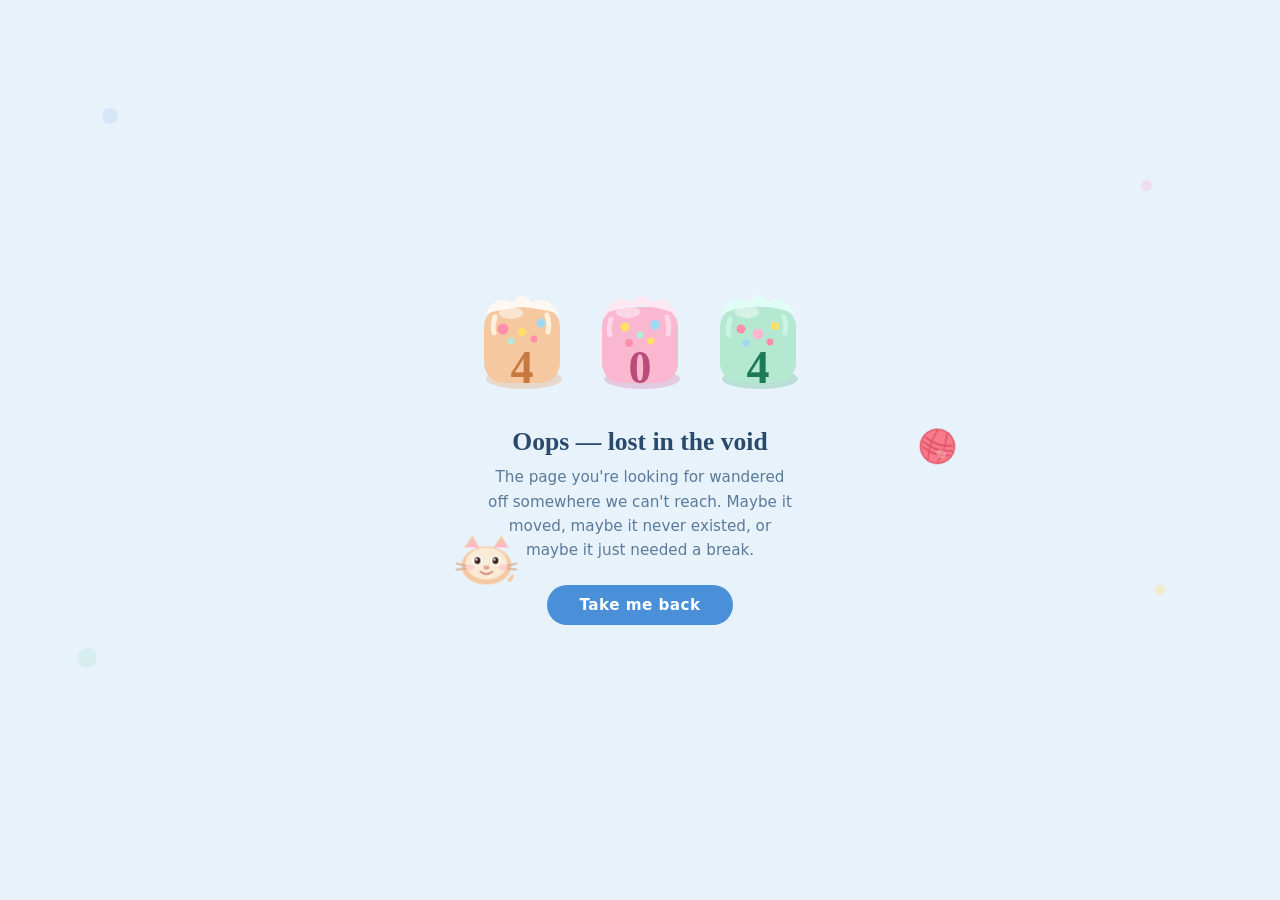
<file: error_cat_404.html>
<!DOCTYPE html>
<html lang="id">
<head>
<meta charset="UTF-8"/>
<meta name="viewport" content="width=device-width, initial-scale=1.0"/>
<title>Error</title>
<style>
  *{margin:0;padding:0;box-sizing:border-box}
  html,body{width:100%;height:100%;overflow:hidden}
  .ep-wrap{
    color-scheme:light only;
    forced-color-adjust:none;
    -webkit-text-size-adjust:100%;
    background:#e8f2fb;
    width:100%;
    height:100vh;
    height:100dvh;
    display:flex;
    flex-direction:column;
    align-items:center;
    justify-content:center;
    overflow:hidden;
    position:relative;
    padding:clamp(0.75rem,3vh,2rem) 1rem;
    font-family:Georgia,serif;
  }
  .ep-numbers{
    display:flex;
    gap:clamp(0.2rem,1.5vw,0.5rem);
    margin-bottom:clamp(0.75rem,2.5vh,1.5rem);
    position:relative;
    z-index:2;
    flex-shrink:0;
  }
  .ep-digit{
    width:clamp(60px,14vw,110px);
    height:clamp(74px,17vw,130px);
    flex-shrink:0;
  }
  .ep-digit svg{width:100%;height:100%}
  .ep-title{
    font-size:clamp(1rem,3.5vw,1.6rem);
    font-weight:700;
    color:#2a4a6b;
    text-align:center;
    z-index:2;
    position:relative;
    margin-bottom:clamp(0.3rem,1vh,0.5rem);
    padding:0 0.5rem;
    flex-shrink:0;
  }
  .ep-msg{
    font-size:clamp(0.78rem,2vw,0.95rem);
    color:#5a7a9b;
    text-align:center;
    max-width:340px;
    line-height:1.6;
    z-index:2;
    position:relative;
    font-family:system-ui,sans-serif;
    padding:0 1rem;
    flex-shrink:0;
  }
  .ep-btn{
    margin-top:clamp(0.75rem,2.5vh,1.5rem);
    padding:clamp(0.5rem,1.5vh,0.7rem) 2rem;
    border-radius:999px;
    border:none;
    background:#4a90d9;
    color:#ffffff;
    font-size:clamp(0.85rem,2vw,0.95rem);
    cursor:pointer;
    z-index:2;
    position:relative;
    font-family:system-ui,sans-serif;
    font-weight:600;
    letter-spacing:0.03em;
    transition:background 0.2s,transform 0.1s;
    -webkit-appearance:none;
    appearance:none;
    flex-shrink:0;
  }
  .ep-btn:hover{background:#2a6db5}
  .ep-btn:active{transform:scale(0.97)}
  .chase-arena{
    position:absolute;
    inset:0;
    z-index:999;
    pointer-events:none;
    overflow:hidden;
  }
  .yarn-el,.cat-el{position:absolute;will-change:transform}
  .dot{
    position:absolute;
    border-radius:50%;
    opacity:0.35;
    animation:fdot 8s ease-in-out infinite;
    pointer-events:none;
    z-index:1;
  }
  @keyframes fdot{0%,100%{transform:translateY(0)}50%{transform:translateY(-14px)}}
</style>
</head>
<body>

<div class="ep-wrap">
  <div class="dot" style="width:16px;height:16px;background:#b5d4f4;top:12%;left:8%;animation-delay:0s"></div>
  <div class="dot" style="width:11px;height:11px;background:#f9b8d0;top:20%;right:10%;animation-delay:1.5s"></div>
  <div class="dot" style="width:20px;height:20px;background:#b5ead7;top:72%;left:6%;animation-delay:3s"></div>
  <div class="dot" style="width:10px;height:10px;background:#ffe066;top:65%;right:9%;animation-delay:2s"></div>

  <div class="ep-numbers">
    <div class="ep-digit"><svg viewBox="0 0 110 130" xmlns="http://www.w3.org/2000/svg">
      <ellipse cx="57" cy="104" rx="38" ry="10" fill="#e0a870" opacity="0.35"/>
      <rect x="17" y="32" width="76" height="76" rx="20" fill="#f5c8a0"/>
      <path d="M17 42 Q28 18 45 28 Q55 14 65 28 Q82 18 93 42 Q93 36 55 32 Q17 36 17 42Z" fill="#fff8f0"/>
      <path d="M28 42 Q25 52 27 58" fill="none" stroke="#fff0dc" stroke-width="5" stroke-linecap="round"/>
      <path d="M80 40 Q83 50 81 57" fill="none" stroke="#fff0dc" stroke-width="5" stroke-linecap="round"/>
      <ellipse cx="36" cy="54" rx="5.5" ry="5.5" fill="#ff8fab"/>
      <ellipse cx="74" cy="48" rx="4.5" ry="4.5" fill="#a0d8ef"/>
      <ellipse cx="55" cy="57" rx="4" ry="4" fill="#ffe066"/>
      <ellipse cx="44" cy="66" rx="3.5" ry="3.5" fill="#b5ead7"/>
      <ellipse cx="67" cy="64" rx="3.5" ry="3.5" fill="#ff8fab"/>
      <ellipse cx="44" cy="38" rx="12" ry="6" fill="#fff" opacity="0.5"/>
      <text id="d1" x="55" y="108" text-anchor="middle" font-size="46" font-weight="900" fill="#c87941" font-family="Georgia,serif">4</text>
    </svg></div>
    <div class="ep-digit"><svg viewBox="0 0 110 130" xmlns="http://www.w3.org/2000/svg">
      <ellipse cx="57" cy="104" rx="38" ry="10" fill="#d470a0" opacity="0.3"/>
      <rect x="17" y="32" width="76" height="76" rx="20" fill="#f9b8d0"/>
      <path d="M17 42 Q28 16 48 28 Q55 12 67 28 Q82 16 93 42 Q93 36 55 30 Q17 36 17 42Z" fill="#fde8f2"/>
      <path d="M26 44 Q23 54 25 60" fill="none" stroke="#fdd6e8" stroke-width="5" stroke-linecap="round"/>
      <path d="M82 42 Q85 53 83 59" fill="none" stroke="#fdd6e8" stroke-width="5" stroke-linecap="round"/>
      <ellipse cx="40" cy="52" rx="4.5" ry="4.5" fill="#ffe066"/>
      <ellipse cx="70" cy="50" rx="5" ry="5" fill="#a0d8ef"/>
      <ellipse cx="55" cy="60" rx="3.5" ry="3.5" fill="#b5ead7"/>
      <ellipse cx="44" cy="68" rx="4" ry="4" fill="#ff8fab"/>
      <ellipse cx="66" cy="66" rx="3.5" ry="3.5" fill="#ffe066"/>
      <ellipse cx="43" cy="37" rx="12" ry="6" fill="#fff" opacity="0.45"/>
      <text id="d2" x="55" y="108" text-anchor="middle" font-size="46" font-weight="900" fill="#b84c7a" font-family="Georgia,serif">0</text>
    </svg></div>
    <div class="ep-digit"><svg viewBox="0 0 110 130" xmlns="http://www.w3.org/2000/svg">
      <ellipse cx="57" cy="104" rx="38" ry="10" fill="#3da87a" opacity="0.28"/>
      <rect x="17" y="32" width="76" height="76" rx="20" fill="#b5e8d0"/>
      <path d="M17 42 Q30 16 46 28 Q55 13 66 28 Q80 16 93 42 Q93 36 55 30 Q17 36 17 42Z" fill="#e0fff4"/>
      <path d="M27 44 Q24 54 26 60" fill="none" stroke="#c8f5e4" stroke-width="5" stroke-linecap="round"/>
      <path d="M81 42 Q84 52 82 58" fill="none" stroke="#c8f5e4" stroke-width="5" stroke-linecap="round"/>
      <ellipse cx="38" cy="54" rx="4.5" ry="4.5" fill="#ff8fab"/>
      <ellipse cx="72" cy="51" rx="4" ry="4" fill="#ffe066"/>
      <ellipse cx="55" cy="59" rx="5.5" ry="5.5" fill="#f9b8d0"/>
      <ellipse cx="43" cy="68" rx="3.5" ry="3.5" fill="#a0d8ef"/>
      <ellipse cx="67" cy="67" rx="3.5" ry="3.5" fill="#ff8fab"/>
      <ellipse cx="44" cy="37" rx="12" ry="6" fill="#fff" opacity="0.45"/>
      <text id="d3" x="55" y="108" text-anchor="middle" font-size="46" font-weight="900" fill="#1e7a56" font-family="Georgia,serif">4</text>
    </svg></div>
  </div>

  <div class="ep-title" id="err-t">Oops — lost in the void</div>
  <div class="ep-msg" id="err-m">The page you're looking for wandered off somewhere we can't reach. Maybe it moved, maybe it never existed, or maybe it just needed a break.</div>
  <button class="ep-btn" onclick="history.back()">Take me back</button>

  <div class="chase-arena">
    <div class="yarn-el" id="yarn">
      <svg width="38" height="38" viewBox="0 0 38 38" xmlns="http://www.w3.org/2000/svg">
        <circle cx="19" cy="19" r="17" fill="#f97b8b"/>
        <circle cx="19" cy="19" r="17" fill="none" stroke="#e05568" stroke-width="1.5"/>
        <path d="M5 14 Q19 8 33 14" fill="none" stroke="#e05568" stroke-width="1.8" stroke-linecap="round"/>
        <path d="M4 19 Q19 13 34 19" fill="none" stroke="#e05568" stroke-width="1.8" stroke-linecap="round"/>
        <path d="M5 24 Q19 18 33 24" fill="none" stroke="#e05568" stroke-width="1.8" stroke-linecap="round"/>
        <path d="M14 4 Q10 19 14 34" fill="none" stroke="#e05568" stroke-width="1.4" stroke-linecap="round"/>
        <path d="M24 4 Q28 19 24 34" fill="none" stroke="#e05568" stroke-width="1.4" stroke-linecap="round"/>
        <ellipse cx="13" cy="13" rx="5" ry="4" fill="#fff" opacity="0.25"/>
      </svg>
    </div>
    <div class="cat-el" id="cat">
      <svg width="62" height="54" viewBox="0 0 62 54" xmlns="http://www.w3.org/2000/svg">
        <polygon points="9,14 17,2 24,14" fill="#f5c8a0"/>
        <polygon points="38,14 46,2 53,14" fill="#f5c8a0"/>
        <polygon points="11,14 17,6 23,14" fill="#ffb8c8"/>
        <polygon points="39,14 46,6 52,14" fill="#ffb8c8"/>
        <ellipse cx="31" cy="32" rx="25" ry="19" fill="#f5c8a0"/>
        <ellipse cx="31" cy="30" rx="21" ry="16" fill="#faebd7"/>
        <ellipse cx="22" cy="27" rx="5" ry="5" fill="#fff"/>
        <ellipse cx="22" cy="27" rx="3" ry="3.5" fill="#3a2010"/>
        <ellipse cx="21" cy="26" rx="1.2" ry="1.2" fill="#fff" opacity="0.9"/>
        <ellipse cx="40" cy="27" rx="5" ry="5" fill="#fff"/>
        <ellipse cx="40" cy="27" rx="3" ry="3.5" fill="#3a2010"/>
        <ellipse cx="39" cy="26" rx="1.2" ry="1.2" fill="#fff" opacity="0.9"/>
        <ellipse cx="14" cy="34" rx="5" ry="3" fill="#ffb8c8" opacity="0.5"/>
        <ellipse cx="48" cy="34" rx="5" ry="3" fill="#ffb8c8" opacity="0.5"/>
        <ellipse cx="31" cy="34" rx="3" ry="2" fill="#e8a090"/>
        <path d="M25 38 Q31 43 37 38" fill="none" stroke="#c87060" stroke-width="1.5" stroke-linecap="round"/>
        <line x1="10" y1="32" x2="1" y2="30" stroke="#d4a888" stroke-width="1.5" stroke-linecap="round"/>
        <line x1="10" y1="35" x2="1" y2="36" stroke="#d4a888" stroke-width="1.5" stroke-linecap="round"/>
        <line x1="52" y1="32" x2="61" y2="30" stroke="#d4a888" stroke-width="1.5" stroke-linecap="round"/>
        <line x1="52" y1="35" x2="61" y2="36" stroke="#d4a888" stroke-width="1.5" stroke-linecap="round"/>
        <path d="M52 46 Q60 36 58 44 Q54 52 52 46Z" fill="#f5c8a0"/>
      </svg>
    </div>
  </div>
</div>

<script>
  const errorMap = {
    "404": { t: "Oops — lost in the void", m: "The page you're looking for wandered off somewhere we can't reach. Maybe it moved, maybe it never existed, or maybe it just needed a break." },
    "403": { t: "Access denied — this door stays closed", m: "The page you're trying to reach is off-limits. You may not have permission, or it may require credentials we didn't receive." },
    "500": { t: "Something went wrong behind the scenes", m: "The server encountered an issue and couldn't complete your request. It's not something you caused — we're working to fix it." },
    "502": { t: "Bad gateway — the signal got crossed", m: "The server received an invalid response from an upstream source. Something along the chain didn't communicate properly." },
    "503": { t: "Service unavailable — taking a short pause", m: "The server is currently unable to handle the request. It may be overloaded or undergoing maintenance. Please try again soon." },
    "504": { t: "Timeout — the response took too long", m: "The server waited for a response that never arrived in time. The connection upstream may be slow or unresponsive." }
  };

  // Nginx akan replace string '__ERROR_CODE__' dengan status code asli (404, 500, dst)
  const code = '404';
  const info = errorMap[code] || { t: "Unknown Error", m: "Bahkan kucingnya bingung ini kenapa." };

  document.getElementById('err-t').innerText = info.t;
  document.getElementById('err-m').innerText = info.m;

  const codeStr = code.toString().padEnd(3, "0");
  document.getElementById('d1').textContent = codeStr[0];
  document.getElementById('d2').textContent = codeStr[1];
  document.getElementById('d3').textContent = codeStr[2];

  const arena = document.querySelector('.chase-arena');
  const yarnEl = document.getElementById('yarn');
  const catEl = document.getElementById('cat');
  const YW = 38, YH = 38, CW = 62, CH = 54;

  let aw, ah;
  function sz() {
    aw = arena.offsetWidth || window.innerWidth;
    ah = arena.offsetHeight || window.innerHeight;
  }
  sz();
  window.addEventListener('resize', sz);

  let yarn = { x: 0, y: 0, vx: 2.6, vy: 1.8 };
  let cat = { x: 0, y: 0 };
  yarn.x = aw * 0.6; yarn.y = ah * 0.4;
  cat.x = aw * 0.25; cat.y = ah * 0.65;

  let angle = 0;
  function step() {
    sz();
    yarn.x += yarn.vx; yarn.y += yarn.vy;
    if (yarn.x < 0) { yarn.x = 0; yarn.vx = Math.abs(yarn.vx); }
    if (yarn.x > aw - YW) { yarn.x = aw - YW; yarn.vx = -Math.abs(yarn.vx); }
    if (yarn.y < 0) { yarn.y = 0; yarn.vy = Math.abs(yarn.vy); }
    if (yarn.y > ah - YH) { yarn.y = ah - YH; yarn.vy = -Math.abs(yarn.vy); }
    if (Math.random() < 0.01) {
      yarn.vx += (Math.random() - 0.5) * 1.6;
      yarn.vy += (Math.random() - 0.5) * 1.6;
      const s = Math.sqrt(yarn.vx * yarn.vx + yarn.vy * yarn.vy) || 1;
      const t = 2.2 + Math.random() * 1.5;
      yarn.vx = yarn.vx / s * t; yarn.vy = yarn.vy / s * t;
    }
    const ycx = yarn.x + YW / 2, ycy = yarn.y + YH / 2;
    const ccx = cat.x + CW / 2, ccy = cat.y + CH / 2;
    const dx = ycx - ccx, dy = ycy - ccy;
    const dist = Math.sqrt(dx * dx + dy * dy) || 1;
    const sp = Math.min(2.2, dist * 0.05 + 1.0);
    cat.x += dx / dist * sp; cat.y += dy / dist * sp;
    cat.x = Math.max(0, Math.min(aw - CW, cat.x));
    cat.y = Math.max(0, Math.min(ah - CH, cat.y));
    angle += 3;
    yarnEl.style.transform = `translate(${yarn.x}px,${yarn.y}px) rotate(${angle}deg)`;
    catEl.style.transform = `translate(${cat.x}px,${cat.y}px) scaleX(${dx < 0 ? -1 : 1})`;
    requestAnimationFrame(step);
  }
  requestAnimationFrame(step);
</script>

</body>
</html>
</file>
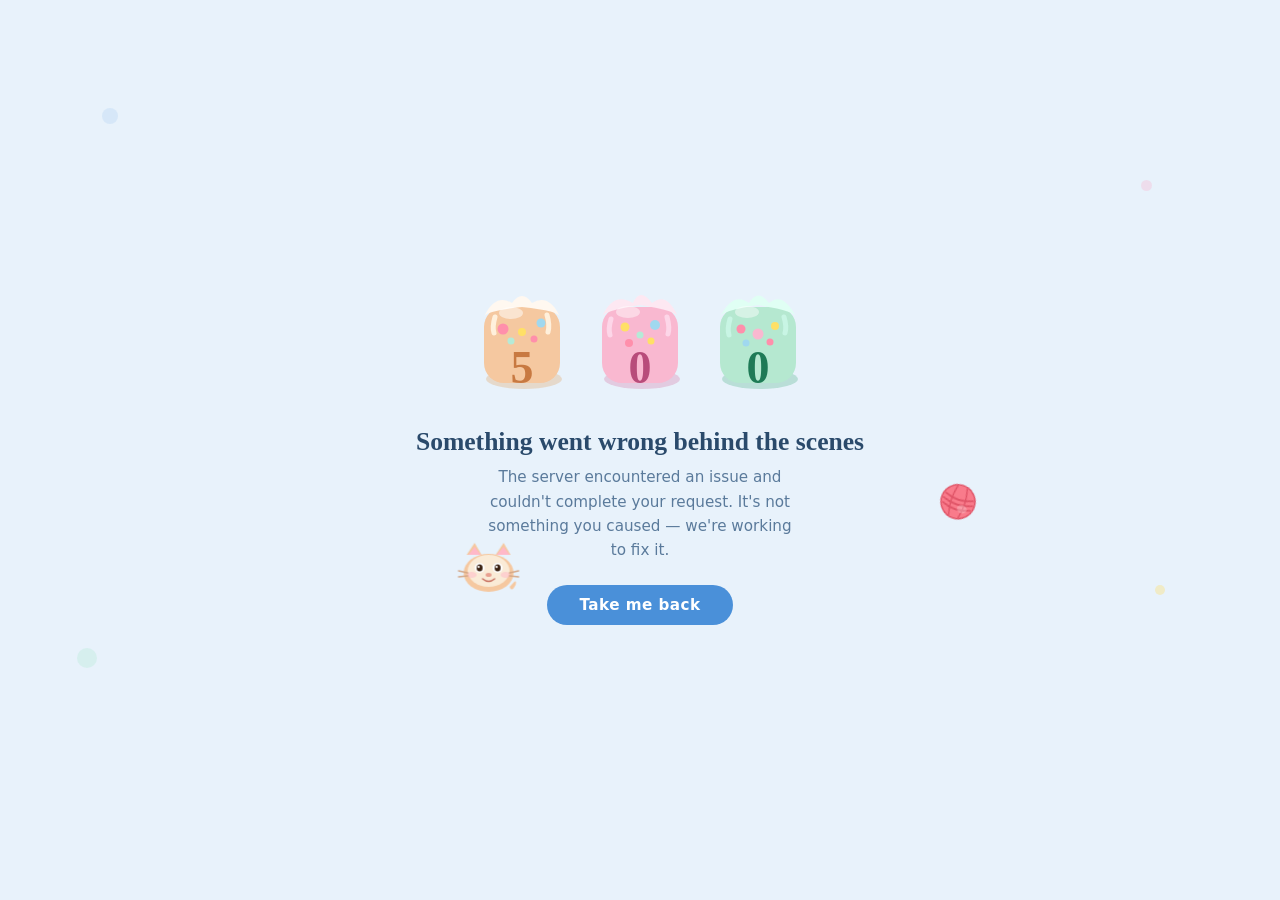
<file: error_cat_500.html>
<!DOCTYPE html>
<html lang="id">
<head>
<meta charset="UTF-8"/>
<meta name="viewport" content="width=device-width, initial-scale=1.0"/>
<title>Error</title>
<style>
  *{margin:0;padding:0;box-sizing:border-box}
  html,body{width:100%;height:100%;overflow:hidden}
  .ep-wrap{
    color-scheme:light only;
    forced-color-adjust:none;
    -webkit-text-size-adjust:100%;
    background:#e8f2fb;
    width:100%;
    height:100vh;
    height:100dvh;
    display:flex;
    flex-direction:column;
    align-items:center;
    justify-content:center;
    overflow:hidden;
    position:relative;
    padding:clamp(0.75rem,3vh,2rem) 1rem;
    font-family:Georgia,serif;
  }
  .ep-numbers{
    display:flex;
    gap:clamp(0.2rem,1.5vw,0.5rem);
    margin-bottom:clamp(0.75rem,2.5vh,1.5rem);
    position:relative;
    z-index:2;
    flex-shrink:0;
  }
  .ep-digit{
    width:clamp(60px,14vw,110px);
    height:clamp(74px,17vw,130px);
    flex-shrink:0;
  }
  .ep-digit svg{width:100%;height:100%}
  .ep-title{
    font-size:clamp(1rem,3.5vw,1.6rem);
    font-weight:700;
    color:#2a4a6b;
    text-align:center;
    z-index:2;
    position:relative;
    margin-bottom:clamp(0.3rem,1vh,0.5rem);
    padding:0 0.5rem;
    flex-shrink:0;
  }
  .ep-msg{
    font-size:clamp(0.78rem,2vw,0.95rem);
    color:#5a7a9b;
    text-align:center;
    max-width:340px;
    line-height:1.6;
    z-index:2;
    position:relative;
    font-family:system-ui,sans-serif;
    padding:0 1rem;
    flex-shrink:0;
  }
  .ep-btn{
    margin-top:clamp(0.75rem,2.5vh,1.5rem);
    padding:clamp(0.5rem,1.5vh,0.7rem) 2rem;
    border-radius:999px;
    border:none;
    background:#4a90d9;
    color:#ffffff;
    font-size:clamp(0.85rem,2vw,0.95rem);
    cursor:pointer;
    z-index:2;
    position:relative;
    font-family:system-ui,sans-serif;
    font-weight:600;
    letter-spacing:0.03em;
    transition:background 0.2s,transform 0.1s;
    -webkit-appearance:none;
    appearance:none;
    flex-shrink:0;
  }
  .ep-btn:hover{background:#2a6db5}
  .ep-btn:active{transform:scale(0.97)}
  .chase-arena{
    position:absolute;
    inset:0;
    z-index:999;
    pointer-events:none;
    overflow:hidden;
  }
  .yarn-el,.cat-el{position:absolute;will-change:transform}
  .dot{
    position:absolute;
    border-radius:50%;
    opacity:0.35;
    animation:fdot 8s ease-in-out infinite;
    pointer-events:none;
    z-index:1;
  }
  @keyframes fdot{0%,100%{transform:translateY(0)}50%{transform:translateY(-14px)}}
</style>
</head>
<body>

<div class="ep-wrap">
  <div class="dot" style="width:16px;height:16px;background:#b5d4f4;top:12%;left:8%;animation-delay:0s"></div>
  <div class="dot" style="width:11px;height:11px;background:#f9b8d0;top:20%;right:10%;animation-delay:1.5s"></div>
  <div class="dot" style="width:20px;height:20px;background:#b5ead7;top:72%;left:6%;animation-delay:3s"></div>
  <div class="dot" style="width:10px;height:10px;background:#ffe066;top:65%;right:9%;animation-delay:2s"></div>

  <div class="ep-numbers">
    <div class="ep-digit"><svg viewBox="0 0 110 130" xmlns="http://www.w3.org/2000/svg">
      <ellipse cx="57" cy="104" rx="38" ry="10" fill="#e0a870" opacity="0.35"/>
      <rect x="17" y="32" width="76" height="76" rx="20" fill="#f5c8a0"/>
      <path d="M17 42 Q28 18 45 28 Q55 14 65 28 Q82 18 93 42 Q93 36 55 32 Q17 36 17 42Z" fill="#fff8f0"/>
      <path d="M28 42 Q25 52 27 58" fill="none" stroke="#fff0dc" stroke-width="5" stroke-linecap="round"/>
      <path d="M80 40 Q83 50 81 57" fill="none" stroke="#fff0dc" stroke-width="5" stroke-linecap="round"/>
      <ellipse cx="36" cy="54" rx="5.5" ry="5.5" fill="#ff8fab"/>
      <ellipse cx="74" cy="48" rx="4.5" ry="4.5" fill="#a0d8ef"/>
      <ellipse cx="55" cy="57" rx="4" ry="4" fill="#ffe066"/>
      <ellipse cx="44" cy="66" rx="3.5" ry="3.5" fill="#b5ead7"/>
      <ellipse cx="67" cy="64" rx="3.5" ry="3.5" fill="#ff8fab"/>
      <ellipse cx="44" cy="38" rx="12" ry="6" fill="#fff" opacity="0.5"/>
      <text id="d1" x="55" y="108" text-anchor="middle" font-size="46" font-weight="900" fill="#c87941" font-family="Georgia,serif">4</text>
    </svg></div>
    <div class="ep-digit"><svg viewBox="0 0 110 130" xmlns="http://www.w3.org/2000/svg">
      <ellipse cx="57" cy="104" rx="38" ry="10" fill="#d470a0" opacity="0.3"/>
      <rect x="17" y="32" width="76" height="76" rx="20" fill="#f9b8d0"/>
      <path d="M17 42 Q28 16 48 28 Q55 12 67 28 Q82 16 93 42 Q93 36 55 30 Q17 36 17 42Z" fill="#fde8f2"/>
      <path d="M26 44 Q23 54 25 60" fill="none" stroke="#fdd6e8" stroke-width="5" stroke-linecap="round"/>
      <path d="M82 42 Q85 53 83 59" fill="none" stroke="#fdd6e8" stroke-width="5" stroke-linecap="round"/>
      <ellipse cx="40" cy="52" rx="4.5" ry="4.5" fill="#ffe066"/>
      <ellipse cx="70" cy="50" rx="5" ry="5" fill="#a0d8ef"/>
      <ellipse cx="55" cy="60" rx="3.5" ry="3.5" fill="#b5ead7"/>
      <ellipse cx="44" cy="68" rx="4" ry="4" fill="#ff8fab"/>
      <ellipse cx="66" cy="66" rx="3.5" ry="3.5" fill="#ffe066"/>
      <ellipse cx="43" cy="37" rx="12" ry="6" fill="#fff" opacity="0.45"/>
      <text id="d2" x="55" y="108" text-anchor="middle" font-size="46" font-weight="900" fill="#b84c7a" font-family="Georgia,serif">0</text>
    </svg></div>
    <div class="ep-digit"><svg viewBox="0 0 110 130" xmlns="http://www.w3.org/2000/svg">
      <ellipse cx="57" cy="104" rx="38" ry="10" fill="#3da87a" opacity="0.28"/>
      <rect x="17" y="32" width="76" height="76" rx="20" fill="#b5e8d0"/>
      <path d="M17 42 Q30 16 46 28 Q55 13 66 28 Q80 16 93 42 Q93 36 55 30 Q17 36 17 42Z" fill="#e0fff4"/>
      <path d="M27 44 Q24 54 26 60" fill="none" stroke="#c8f5e4" stroke-width="5" stroke-linecap="round"/>
      <path d="M81 42 Q84 52 82 58" fill="none" stroke="#c8f5e4" stroke-width="5" stroke-linecap="round"/>
      <ellipse cx="38" cy="54" rx="4.5" ry="4.5" fill="#ff8fab"/>
      <ellipse cx="72" cy="51" rx="4" ry="4" fill="#ffe066"/>
      <ellipse cx="55" cy="59" rx="5.5" ry="5.5" fill="#f9b8d0"/>
      <ellipse cx="43" cy="68" rx="3.5" ry="3.5" fill="#a0d8ef"/>
      <ellipse cx="67" cy="67" rx="3.5" ry="3.5" fill="#ff8fab"/>
      <ellipse cx="44" cy="37" rx="12" ry="6" fill="#fff" opacity="0.45"/>
      <text id="d3" x="55" y="108" text-anchor="middle" font-size="46" font-weight="900" fill="#1e7a56" font-family="Georgia,serif">4</text>
    </svg></div>
  </div>

  <div class="ep-title" id="err-t">Oops — lost in the void</div>
  <div class="ep-msg" id="err-m">The page you're looking for wandered off somewhere we can't reach. Maybe it moved, maybe it never existed, or maybe it just needed a break.</div>
  <button class="ep-btn" onclick="history.back()">Take me back</button>

  <div class="chase-arena">
    <div class="yarn-el" id="yarn">
      <svg width="38" height="38" viewBox="0 0 38 38" xmlns="http://www.w3.org/2000/svg">
        <circle cx="19" cy="19" r="17" fill="#f97b8b"/>
        <circle cx="19" cy="19" r="17" fill="none" stroke="#e05568" stroke-width="1.5"/>
        <path d="M5 14 Q19 8 33 14" fill="none" stroke="#e05568" stroke-width="1.8" stroke-linecap="round"/>
        <path d="M4 19 Q19 13 34 19" fill="none" stroke="#e05568" stroke-width="1.8" stroke-linecap="round"/>
        <path d="M5 24 Q19 18 33 24" fill="none" stroke="#e05568" stroke-width="1.8" stroke-linecap="round"/>
        <path d="M14 4 Q10 19 14 34" fill="none" stroke="#e05568" stroke-width="1.4" stroke-linecap="round"/>
        <path d="M24 4 Q28 19 24 34" fill="none" stroke="#e05568" stroke-width="1.4" stroke-linecap="round"/>
        <ellipse cx="13" cy="13" rx="5" ry="4" fill="#fff" opacity="0.25"/>
      </svg>
    </div>
    <div class="cat-el" id="cat">
      <svg width="62" height="54" viewBox="0 0 62 54" xmlns="http://www.w3.org/2000/svg">
        <polygon points="9,14 17,2 24,14" fill="#f5c8a0"/>
        <polygon points="38,14 46,2 53,14" fill="#f5c8a0"/>
        <polygon points="11,14 17,6 23,14" fill="#ffb8c8"/>
        <polygon points="39,14 46,6 52,14" fill="#ffb8c8"/>
        <ellipse cx="31" cy="32" rx="25" ry="19" fill="#f5c8a0"/>
        <ellipse cx="31" cy="30" rx="21" ry="16" fill="#faebd7"/>
        <ellipse cx="22" cy="27" rx="5" ry="5" fill="#fff"/>
        <ellipse cx="22" cy="27" rx="3" ry="3.5" fill="#3a2010"/>
        <ellipse cx="21" cy="26" rx="1.2" ry="1.2" fill="#fff" opacity="0.9"/>
        <ellipse cx="40" cy="27" rx="5" ry="5" fill="#fff"/>
        <ellipse cx="40" cy="27" rx="3" ry="3.5" fill="#3a2010"/>
        <ellipse cx="39" cy="26" rx="1.2" ry="1.2" fill="#fff" opacity="0.9"/>
        <ellipse cx="14" cy="34" rx="5" ry="3" fill="#ffb8c8" opacity="0.5"/>
        <ellipse cx="48" cy="34" rx="5" ry="3" fill="#ffb8c8" opacity="0.5"/>
        <ellipse cx="31" cy="34" rx="3" ry="2" fill="#e8a090"/>
        <path d="M25 38 Q31 43 37 38" fill="none" stroke="#c87060" stroke-width="1.5" stroke-linecap="round"/>
        <line x1="10" y1="32" x2="1" y2="30" stroke="#d4a888" stroke-width="1.5" stroke-linecap="round"/>
        <line x1="10" y1="35" x2="1" y2="36" stroke="#d4a888" stroke-width="1.5" stroke-linecap="round"/>
        <line x1="52" y1="32" x2="61" y2="30" stroke="#d4a888" stroke-width="1.5" stroke-linecap="round"/>
        <line x1="52" y1="35" x2="61" y2="36" stroke="#d4a888" stroke-width="1.5" stroke-linecap="round"/>
        <path d="M52 46 Q60 36 58 44 Q54 52 52 46Z" fill="#f5c8a0"/>
      </svg>
    </div>
  </div>
</div>

<script>
  const errorMap = {
    "404": { t: "Oops — lost in the void", m: "The page you're looking for wandered off somewhere we can't reach. Maybe it moved, maybe it never existed, or maybe it just needed a break." },
    "403": { t: "Access denied — this door stays closed", m: "The page you're trying to reach is off-limits. You may not have permission, or it may require credentials we didn't receive." },
    "500": { t: "Something went wrong behind the scenes", m: "The server encountered an issue and couldn't complete your request. It's not something you caused — we're working to fix it." },
    "502": { t: "Bad gateway — the signal got crossed", m: "The server received an invalid response from an upstream source. Something along the chain didn't communicate properly." },
    "503": { t: "Service unavailable — taking a short pause", m: "The server is currently unable to handle the request. It may be overloaded or undergoing maintenance. Please try again soon." },
    "504": { t: "Timeout — the response took too long", m: "The server waited for a response that never arrived in time. The connection upstream may be slow or unresponsive." }
  };

  // Nginx akan replace string '__ERROR_CODE__' dengan status code asli (404, 500, dst)
  const code = '500';
  const info = errorMap[code] || { t: "Unknown Error", m: "Bahkan kucingnya bingung ini kenapa." };

  document.getElementById('err-t').innerText = info.t;
  document.getElementById('err-m').innerText = info.m;

  const codeStr = code.toString().padEnd(3, "0");
  document.getElementById('d1').textContent = codeStr[0];
  document.getElementById('d2').textContent = codeStr[1];
  document.getElementById('d3').textContent = codeStr[2];

  const arena = document.querySelector('.chase-arena');
  const yarnEl = document.getElementById('yarn');
  const catEl = document.getElementById('cat');
  const YW = 38, YH = 38, CW = 62, CH = 54;

  let aw, ah;
  function sz() {
    aw = arena.offsetWidth || window.innerWidth;
    ah = arena.offsetHeight || window.innerHeight;
  }
  sz();
  window.addEventListener('resize', sz);

  let yarn = { x: 0, y: 0, vx: 2.6, vy: 1.8 };
  let cat = { x: 0, y: 0 };
  yarn.x = aw * 0.6; yarn.y = ah * 0.4;
  cat.x = aw * 0.25; cat.y = ah * 0.65;

  let angle = 0;
  function step() {
    sz();
    yarn.x += yarn.vx; yarn.y += yarn.vy;
    if (yarn.x < 0) { yarn.x = 0; yarn.vx = Math.abs(yarn.vx); }
    if (yarn.x > aw - YW) { yarn.x = aw - YW; yarn.vx = -Math.abs(yarn.vx); }
    if (yarn.y < 0) { yarn.y = 0; yarn.vy = Math.abs(yarn.vy); }
    if (yarn.y > ah - YH) { yarn.y = ah - YH; yarn.vy = -Math.abs(yarn.vy); }
    if (Math.random() < 0.01) {
      yarn.vx += (Math.random() - 0.5) * 1.6;
      yarn.vy += (Math.random() - 0.5) * 1.6;
      const s = Math.sqrt(yarn.vx * yarn.vx + yarn.vy * yarn.vy) || 1;
      const t = 2.2 + Math.random() * 1.5;
      yarn.vx = yarn.vx / s * t; yarn.vy = yarn.vy / s * t;
    }
    const ycx = yarn.x + YW / 2, ycy = yarn.y + YH / 2;
    const ccx = cat.x + CW / 2, ccy = cat.y + CH / 2;
    const dx = ycx - ccx, dy = ycy - ccy;
    const dist = Math.sqrt(dx * dx + dy * dy) || 1;
    const sp = Math.min(2.2, dist * 0.05 + 1.0);
    cat.x += dx / dist * sp; cat.y += dy / dist * sp;
    cat.x = Math.max(0, Math.min(aw - CW, cat.x));
    cat.y = Math.max(0, Math.min(ah - CH, cat.y));
    angle += 3;
    yarnEl.style.transform = `translate(${yarn.x}px,${yarn.y}px) rotate(${angle}deg)`;
    catEl.style.transform = `translate(${cat.x}px,${cat.y}px) scaleX(${dx < 0 ? -1 : 1})`;
    requestAnimationFrame(step);
  }
  requestAnimationFrame(step);
</script>

</body>
</html>
</file>
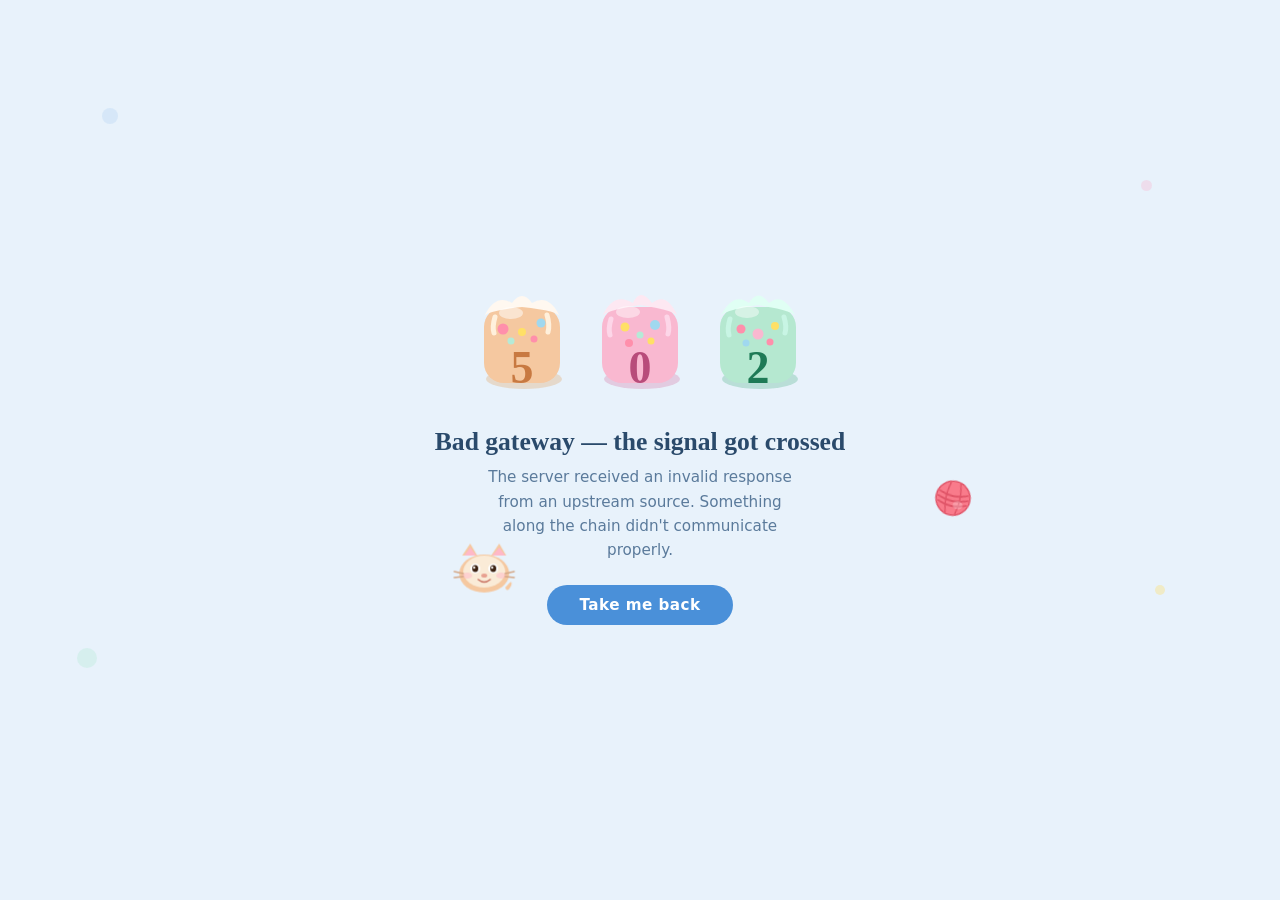
<file: error_cat_502.html>
<!DOCTYPE html>
<html lang="id">
<head>
<meta charset="UTF-8"/>
<meta name="viewport" content="width=device-width, initial-scale=1.0"/>
<title>Error</title>
<style>
  *{margin:0;padding:0;box-sizing:border-box}
  html,body{width:100%;height:100%;overflow:hidden}
  .ep-wrap{
    color-scheme:light only;
    forced-color-adjust:none;
    -webkit-text-size-adjust:100%;
    background:#e8f2fb;
    width:100%;
    height:100vh;
    height:100dvh;
    display:flex;
    flex-direction:column;
    align-items:center;
    justify-content:center;
    overflow:hidden;
    position:relative;
    padding:clamp(0.75rem,3vh,2rem) 1rem;
    font-family:Georgia,serif;
  }
  .ep-numbers{
    display:flex;
    gap:clamp(0.2rem,1.5vw,0.5rem);
    margin-bottom:clamp(0.75rem,2.5vh,1.5rem);
    position:relative;
    z-index:2;
    flex-shrink:0;
  }
  .ep-digit{
    width:clamp(60px,14vw,110px);
    height:clamp(74px,17vw,130px);
    flex-shrink:0;
  }
  .ep-digit svg{width:100%;height:100%}
  .ep-title{
    font-size:clamp(1rem,3.5vw,1.6rem);
    font-weight:700;
    color:#2a4a6b;
    text-align:center;
    z-index:2;
    position:relative;
    margin-bottom:clamp(0.3rem,1vh,0.5rem);
    padding:0 0.5rem;
    flex-shrink:0;
  }
  .ep-msg{
    font-size:clamp(0.78rem,2vw,0.95rem);
    color:#5a7a9b;
    text-align:center;
    max-width:340px;
    line-height:1.6;
    z-index:2;
    position:relative;
    font-family:system-ui,sans-serif;
    padding:0 1rem;
    flex-shrink:0;
  }
  .ep-btn{
    margin-top:clamp(0.75rem,2.5vh,1.5rem);
    padding:clamp(0.5rem,1.5vh,0.7rem) 2rem;
    border-radius:999px;
    border:none;
    background:#4a90d9;
    color:#ffffff;
    font-size:clamp(0.85rem,2vw,0.95rem);
    cursor:pointer;
    z-index:2;
    position:relative;
    font-family:system-ui,sans-serif;
    font-weight:600;
    letter-spacing:0.03em;
    transition:background 0.2s,transform 0.1s;
    -webkit-appearance:none;
    appearance:none;
    flex-shrink:0;
  }
  .ep-btn:hover{background:#2a6db5}
  .ep-btn:active{transform:scale(0.97)}
  .chase-arena{
    position:absolute;
    inset:0;
    z-index:999;
    pointer-events:none;
    overflow:hidden;
  }
  .yarn-el,.cat-el{position:absolute;will-change:transform}
  .dot{
    position:absolute;
    border-radius:50%;
    opacity:0.35;
    animation:fdot 8s ease-in-out infinite;
    pointer-events:none;
    z-index:1;
  }
  @keyframes fdot{0%,100%{transform:translateY(0)}50%{transform:translateY(-14px)}}
</style>
</head>
<body>

<div class="ep-wrap">
  <div class="dot" style="width:16px;height:16px;background:#b5d4f4;top:12%;left:8%;animation-delay:0s"></div>
  <div class="dot" style="width:11px;height:11px;background:#f9b8d0;top:20%;right:10%;animation-delay:1.5s"></div>
  <div class="dot" style="width:20px;height:20px;background:#b5ead7;top:72%;left:6%;animation-delay:3s"></div>
  <div class="dot" style="width:10px;height:10px;background:#ffe066;top:65%;right:9%;animation-delay:2s"></div>

  <div class="ep-numbers">
    <div class="ep-digit"><svg viewBox="0 0 110 130" xmlns="http://www.w3.org/2000/svg">
      <ellipse cx="57" cy="104" rx="38" ry="10" fill="#e0a870" opacity="0.35"/>
      <rect x="17" y="32" width="76" height="76" rx="20" fill="#f5c8a0"/>
      <path d="M17 42 Q28 18 45 28 Q55 14 65 28 Q82 18 93 42 Q93 36 55 32 Q17 36 17 42Z" fill="#fff8f0"/>
      <path d="M28 42 Q25 52 27 58" fill="none" stroke="#fff0dc" stroke-width="5" stroke-linecap="round"/>
      <path d="M80 40 Q83 50 81 57" fill="none" stroke="#fff0dc" stroke-width="5" stroke-linecap="round"/>
      <ellipse cx="36" cy="54" rx="5.5" ry="5.5" fill="#ff8fab"/>
      <ellipse cx="74" cy="48" rx="4.5" ry="4.5" fill="#a0d8ef"/>
      <ellipse cx="55" cy="57" rx="4" ry="4" fill="#ffe066"/>
      <ellipse cx="44" cy="66" rx="3.5" ry="3.5" fill="#b5ead7"/>
      <ellipse cx="67" cy="64" rx="3.5" ry="3.5" fill="#ff8fab"/>
      <ellipse cx="44" cy="38" rx="12" ry="6" fill="#fff" opacity="0.5"/>
      <text id="d1" x="55" y="108" text-anchor="middle" font-size="46" font-weight="900" fill="#c87941" font-family="Georgia,serif">4</text>
    </svg></div>
    <div class="ep-digit"><svg viewBox="0 0 110 130" xmlns="http://www.w3.org/2000/svg">
      <ellipse cx="57" cy="104" rx="38" ry="10" fill="#d470a0" opacity="0.3"/>
      <rect x="17" y="32" width="76" height="76" rx="20" fill="#f9b8d0"/>
      <path d="M17 42 Q28 16 48 28 Q55 12 67 28 Q82 16 93 42 Q93 36 55 30 Q17 36 17 42Z" fill="#fde8f2"/>
      <path d="M26 44 Q23 54 25 60" fill="none" stroke="#fdd6e8" stroke-width="5" stroke-linecap="round"/>
      <path d="M82 42 Q85 53 83 59" fill="none" stroke="#fdd6e8" stroke-width="5" stroke-linecap="round"/>
      <ellipse cx="40" cy="52" rx="4.5" ry="4.5" fill="#ffe066"/>
      <ellipse cx="70" cy="50" rx="5" ry="5" fill="#a0d8ef"/>
      <ellipse cx="55" cy="60" rx="3.5" ry="3.5" fill="#b5ead7"/>
      <ellipse cx="44" cy="68" rx="4" ry="4" fill="#ff8fab"/>
      <ellipse cx="66" cy="66" rx="3.5" ry="3.5" fill="#ffe066"/>
      <ellipse cx="43" cy="37" rx="12" ry="6" fill="#fff" opacity="0.45"/>
      <text id="d2" x="55" y="108" text-anchor="middle" font-size="46" font-weight="900" fill="#b84c7a" font-family="Georgia,serif">0</text>
    </svg></div>
    <div class="ep-digit"><svg viewBox="0 0 110 130" xmlns="http://www.w3.org/2000/svg">
      <ellipse cx="57" cy="104" rx="38" ry="10" fill="#3da87a" opacity="0.28"/>
      <rect x="17" y="32" width="76" height="76" rx="20" fill="#b5e8d0"/>
      <path d="M17 42 Q30 16 46 28 Q55 13 66 28 Q80 16 93 42 Q93 36 55 30 Q17 36 17 42Z" fill="#e0fff4"/>
      <path d="M27 44 Q24 54 26 60" fill="none" stroke="#c8f5e4" stroke-width="5" stroke-linecap="round"/>
      <path d="M81 42 Q84 52 82 58" fill="none" stroke="#c8f5e4" stroke-width="5" stroke-linecap="round"/>
      <ellipse cx="38" cy="54" rx="4.5" ry="4.5" fill="#ff8fab"/>
      <ellipse cx="72" cy="51" rx="4" ry="4" fill="#ffe066"/>
      <ellipse cx="55" cy="59" rx="5.5" ry="5.5" fill="#f9b8d0"/>
      <ellipse cx="43" cy="68" rx="3.5" ry="3.5" fill="#a0d8ef"/>
      <ellipse cx="67" cy="67" rx="3.5" ry="3.5" fill="#ff8fab"/>
      <ellipse cx="44" cy="37" rx="12" ry="6" fill="#fff" opacity="0.45"/>
      <text id="d3" x="55" y="108" text-anchor="middle" font-size="46" font-weight="900" fill="#1e7a56" font-family="Georgia,serif">4</text>
    </svg></div>
  </div>

  <div class="ep-title" id="err-t">Oops — lost in the void</div>
  <div class="ep-msg" id="err-m">The page you're looking for wandered off somewhere we can't reach. Maybe it moved, maybe it never existed, or maybe it just needed a break.</div>
  <button class="ep-btn" onclick="history.back()">Take me back</button>

  <div class="chase-arena">
    <div class="yarn-el" id="yarn">
      <svg width="38" height="38" viewBox="0 0 38 38" xmlns="http://www.w3.org/2000/svg">
        <circle cx="19" cy="19" r="17" fill="#f97b8b"/>
        <circle cx="19" cy="19" r="17" fill="none" stroke="#e05568" stroke-width="1.5"/>
        <path d="M5 14 Q19 8 33 14" fill="none" stroke="#e05568" stroke-width="1.8" stroke-linecap="round"/>
        <path d="M4 19 Q19 13 34 19" fill="none" stroke="#e05568" stroke-width="1.8" stroke-linecap="round"/>
        <path d="M5 24 Q19 18 33 24" fill="none" stroke="#e05568" stroke-width="1.8" stroke-linecap="round"/>
        <path d="M14 4 Q10 19 14 34" fill="none" stroke="#e05568" stroke-width="1.4" stroke-linecap="round"/>
        <path d="M24 4 Q28 19 24 34" fill="none" stroke="#e05568" stroke-width="1.4" stroke-linecap="round"/>
        <ellipse cx="13" cy="13" rx="5" ry="4" fill="#fff" opacity="0.25"/>
      </svg>
    </div>
    <div class="cat-el" id="cat">
      <svg width="62" height="54" viewBox="0 0 62 54" xmlns="http://www.w3.org/2000/svg">
        <polygon points="9,14 17,2 24,14" fill="#f5c8a0"/>
        <polygon points="38,14 46,2 53,14" fill="#f5c8a0"/>
        <polygon points="11,14 17,6 23,14" fill="#ffb8c8"/>
        <polygon points="39,14 46,6 52,14" fill="#ffb8c8"/>
        <ellipse cx="31" cy="32" rx="25" ry="19" fill="#f5c8a0"/>
        <ellipse cx="31" cy="30" rx="21" ry="16" fill="#faebd7"/>
        <ellipse cx="22" cy="27" rx="5" ry="5" fill="#fff"/>
        <ellipse cx="22" cy="27" rx="3" ry="3.5" fill="#3a2010"/>
        <ellipse cx="21" cy="26" rx="1.2" ry="1.2" fill="#fff" opacity="0.9"/>
        <ellipse cx="40" cy="27" rx="5" ry="5" fill="#fff"/>
        <ellipse cx="40" cy="27" rx="3" ry="3.5" fill="#3a2010"/>
        <ellipse cx="39" cy="26" rx="1.2" ry="1.2" fill="#fff" opacity="0.9"/>
        <ellipse cx="14" cy="34" rx="5" ry="3" fill="#ffb8c8" opacity="0.5"/>
        <ellipse cx="48" cy="34" rx="5" ry="3" fill="#ffb8c8" opacity="0.5"/>
        <ellipse cx="31" cy="34" rx="3" ry="2" fill="#e8a090"/>
        <path d="M25 38 Q31 43 37 38" fill="none" stroke="#c87060" stroke-width="1.5" stroke-linecap="round"/>
        <line x1="10" y1="32" x2="1" y2="30" stroke="#d4a888" stroke-width="1.5" stroke-linecap="round"/>
        <line x1="10" y1="35" x2="1" y2="36" stroke="#d4a888" stroke-width="1.5" stroke-linecap="round"/>
        <line x1="52" y1="32" x2="61" y2="30" stroke="#d4a888" stroke-width="1.5" stroke-linecap="round"/>
        <line x1="52" y1="35" x2="61" y2="36" stroke="#d4a888" stroke-width="1.5" stroke-linecap="round"/>
        <path d="M52 46 Q60 36 58 44 Q54 52 52 46Z" fill="#f5c8a0"/>
      </svg>
    </div>
  </div>
</div>

<script>
  const errorMap = {
    "404": { t: "Oops — lost in the void", m: "The page you're looking for wandered off somewhere we can't reach. Maybe it moved, maybe it never existed, or maybe it just needed a break." },
    "403": { t: "Access denied — this door stays closed", m: "The page you're trying to reach is off-limits. You may not have permission, or it may require credentials we didn't receive." },
    "500": { t: "Something went wrong behind the scenes", m: "The server encountered an issue and couldn't complete your request. It's not something you caused — we're working to fix it." },
    "502": { t: "Bad gateway — the signal got crossed", m: "The server received an invalid response from an upstream source. Something along the chain didn't communicate properly." },
    "503": { t: "Service unavailable — taking a short pause", m: "The server is currently unable to handle the request. It may be overloaded or undergoing maintenance. Please try again soon." },
    "504": { t: "Timeout — the response took too long", m: "The server waited for a response that never arrived in time. The connection upstream may be slow or unresponsive." }
  };

  // Nginx akan replace string '__ERROR_CODE__' dengan status code asli (404, 500, dst)
  const code = '502';
  const info = errorMap[code] || { t: "Unknown Error", m: "Bahkan kucingnya bingung ini kenapa." };

  document.getElementById('err-t').innerText = info.t;
  document.getElementById('err-m').innerText = info.m;

  const codeStr = code.toString().padEnd(3, "0");
  document.getElementById('d1').textContent = codeStr[0];
  document.getElementById('d2').textContent = codeStr[1];
  document.getElementById('d3').textContent = codeStr[2];

  const arena = document.querySelector('.chase-arena');
  const yarnEl = document.getElementById('yarn');
  const catEl = document.getElementById('cat');
  const YW = 38, YH = 38, CW = 62, CH = 54;

  let aw, ah;
  function sz() {
    aw = arena.offsetWidth || window.innerWidth;
    ah = arena.offsetHeight || window.innerHeight;
  }
  sz();
  window.addEventListener('resize', sz);

  let yarn = { x: 0, y: 0, vx: 2.6, vy: 1.8 };
  let cat = { x: 0, y: 0 };
  yarn.x = aw * 0.6; yarn.y = ah * 0.4;
  cat.x = aw * 0.25; cat.y = ah * 0.65;

  let angle = 0;
  function step() {
    sz();
    yarn.x += yarn.vx; yarn.y += yarn.vy;
    if (yarn.x < 0) { yarn.x = 0; yarn.vx = Math.abs(yarn.vx); }
    if (yarn.x > aw - YW) { yarn.x = aw - YW; yarn.vx = -Math.abs(yarn.vx); }
    if (yarn.y < 0) { yarn.y = 0; yarn.vy = Math.abs(yarn.vy); }
    if (yarn.y > ah - YH) { yarn.y = ah - YH; yarn.vy = -Math.abs(yarn.vy); }
    if (Math.random() < 0.01) {
      yarn.vx += (Math.random() - 0.5) * 1.6;
      yarn.vy += (Math.random() - 0.5) * 1.6;
      const s = Math.sqrt(yarn.vx * yarn.vx + yarn.vy * yarn.vy) || 1;
      const t = 2.2 + Math.random() * 1.5;
      yarn.vx = yarn.vx / s * t; yarn.vy = yarn.vy / s * t;
    }
    const ycx = yarn.x + YW / 2, ycy = yarn.y + YH / 2;
    const ccx = cat.x + CW / 2, ccy = cat.y + CH / 2;
    const dx = ycx - ccx, dy = ycy - ccy;
    const dist = Math.sqrt(dx * dx + dy * dy) || 1;
    const sp = Math.min(2.2, dist * 0.05 + 1.0);
    cat.x += dx / dist * sp; cat.y += dy / dist * sp;
    cat.x = Math.max(0, Math.min(aw - CW, cat.x));
    cat.y = Math.max(0, Math.min(ah - CH, cat.y));
    angle += 3;
    yarnEl.style.transform = `translate(${yarn.x}px,${yarn.y}px) rotate(${angle}deg)`;
    catEl.style.transform = `translate(${cat.x}px,${cat.y}px) scaleX(${dx < 0 ? -1 : 1})`;
    requestAnimationFrame(step);
  }
  requestAnimationFrame(step);
</script>

</body>
</html>
</file>
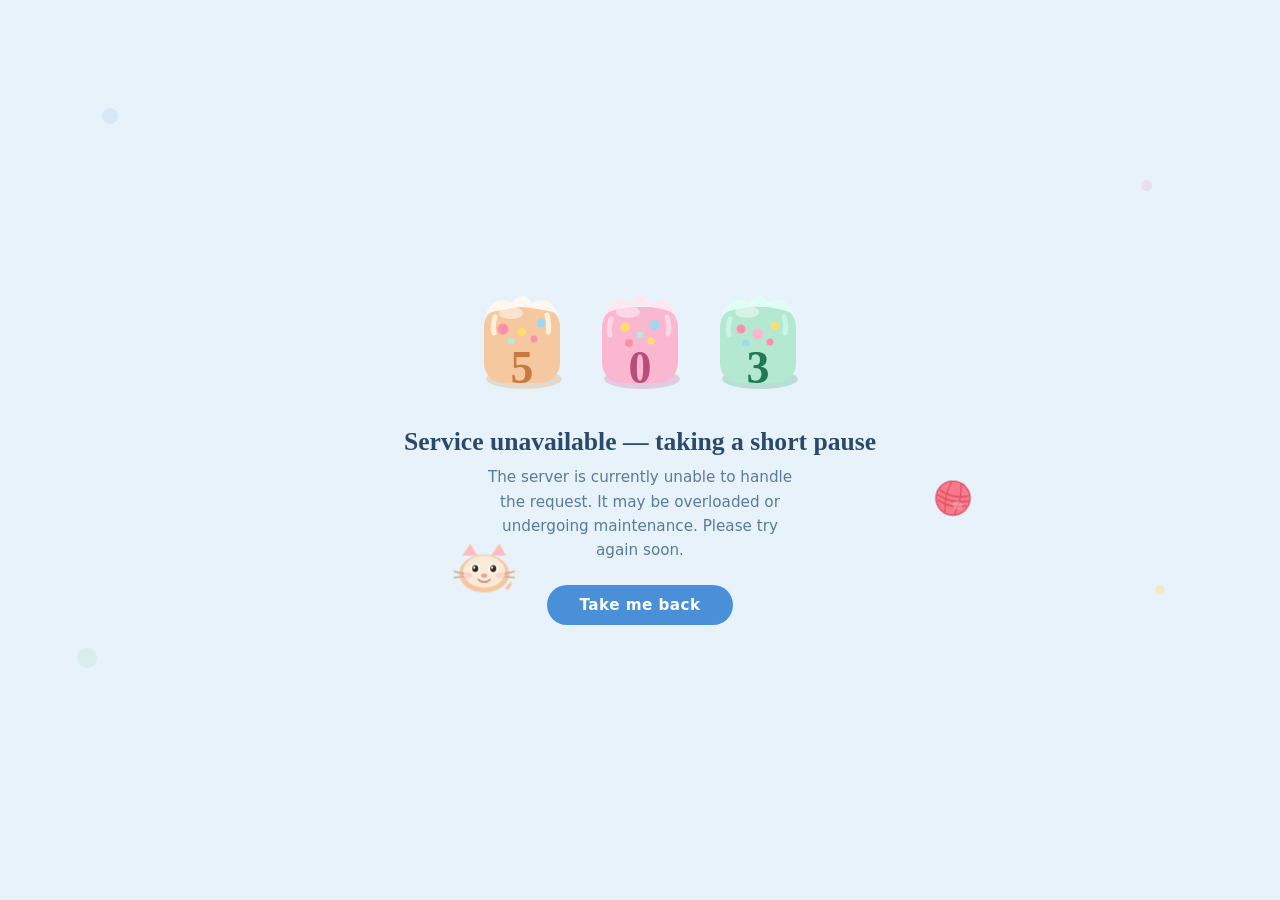
<file: error_cat_503.html>
<!DOCTYPE html>
<html lang="id">
<head>
<meta charset="UTF-8"/>
<meta name="viewport" content="width=device-width, initial-scale=1.0"/>
<title>Error</title>
<style>
  *{margin:0;padding:0;box-sizing:border-box}
  html,body{width:100%;height:100%;overflow:hidden}
  .ep-wrap{
    color-scheme:light only;
    forced-color-adjust:none;
    -webkit-text-size-adjust:100%;
    background:#e8f2fb;
    width:100%;
    height:100vh;
    height:100dvh;
    display:flex;
    flex-direction:column;
    align-items:center;
    justify-content:center;
    overflow:hidden;
    position:relative;
    padding:clamp(0.75rem,3vh,2rem) 1rem;
    font-family:Georgia,serif;
  }
  .ep-numbers{
    display:flex;
    gap:clamp(0.2rem,1.5vw,0.5rem);
    margin-bottom:clamp(0.75rem,2.5vh,1.5rem);
    position:relative;
    z-index:2;
    flex-shrink:0;
  }
  .ep-digit{
    width:clamp(60px,14vw,110px);
    height:clamp(74px,17vw,130px);
    flex-shrink:0;
  }
  .ep-digit svg{width:100%;height:100%}
  .ep-title{
    font-size:clamp(1rem,3.5vw,1.6rem);
    font-weight:700;
    color:#2a4a6b;
    text-align:center;
    z-index:2;
    position:relative;
    margin-bottom:clamp(0.3rem,1vh,0.5rem);
    padding:0 0.5rem;
    flex-shrink:0;
  }
  .ep-msg{
    font-size:clamp(0.78rem,2vw,0.95rem);
    color:#5a7a9b;
    text-align:center;
    max-width:340px;
    line-height:1.6;
    z-index:2;
    position:relative;
    font-family:system-ui,sans-serif;
    padding:0 1rem;
    flex-shrink:0;
  }
  .ep-btn{
    margin-top:clamp(0.75rem,2.5vh,1.5rem);
    padding:clamp(0.5rem,1.5vh,0.7rem) 2rem;
    border-radius:999px;
    border:none;
    background:#4a90d9;
    color:#ffffff;
    font-size:clamp(0.85rem,2vw,0.95rem);
    cursor:pointer;
    z-index:2;
    position:relative;
    font-family:system-ui,sans-serif;
    font-weight:600;
    letter-spacing:0.03em;
    transition:background 0.2s,transform 0.1s;
    -webkit-appearance:none;
    appearance:none;
    flex-shrink:0;
  }
  .ep-btn:hover{background:#2a6db5}
  .ep-btn:active{transform:scale(0.97)}
  .chase-arena{
    position:absolute;
    inset:0;
    z-index:999;
    pointer-events:none;
    overflow:hidden;
  }
  .yarn-el,.cat-el{position:absolute;will-change:transform}
  .dot{
    position:absolute;
    border-radius:50%;
    opacity:0.35;
    animation:fdot 8s ease-in-out infinite;
    pointer-events:none;
    z-index:1;
  }
  @keyframes fdot{0%,100%{transform:translateY(0)}50%{transform:translateY(-14px)}}
</style>
</head>
<body>

<div class="ep-wrap">
  <div class="dot" style="width:16px;height:16px;background:#b5d4f4;top:12%;left:8%;animation-delay:0s"></div>
  <div class="dot" style="width:11px;height:11px;background:#f9b8d0;top:20%;right:10%;animation-delay:1.5s"></div>
  <div class="dot" style="width:20px;height:20px;background:#b5ead7;top:72%;left:6%;animation-delay:3s"></div>
  <div class="dot" style="width:10px;height:10px;background:#ffe066;top:65%;right:9%;animation-delay:2s"></div>

  <div class="ep-numbers">
    <div class="ep-digit"><svg viewBox="0 0 110 130" xmlns="http://www.w3.org/2000/svg">
      <ellipse cx="57" cy="104" rx="38" ry="10" fill="#e0a870" opacity="0.35"/>
      <rect x="17" y="32" width="76" height="76" rx="20" fill="#f5c8a0"/>
      <path d="M17 42 Q28 18 45 28 Q55 14 65 28 Q82 18 93 42 Q93 36 55 32 Q17 36 17 42Z" fill="#fff8f0"/>
      <path d="M28 42 Q25 52 27 58" fill="none" stroke="#fff0dc" stroke-width="5" stroke-linecap="round"/>
      <path d="M80 40 Q83 50 81 57" fill="none" stroke="#fff0dc" stroke-width="5" stroke-linecap="round"/>
      <ellipse cx="36" cy="54" rx="5.5" ry="5.5" fill="#ff8fab"/>
      <ellipse cx="74" cy="48" rx="4.5" ry="4.5" fill="#a0d8ef"/>
      <ellipse cx="55" cy="57" rx="4" ry="4" fill="#ffe066"/>
      <ellipse cx="44" cy="66" rx="3.5" ry="3.5" fill="#b5ead7"/>
      <ellipse cx="67" cy="64" rx="3.5" ry="3.5" fill="#ff8fab"/>
      <ellipse cx="44" cy="38" rx="12" ry="6" fill="#fff" opacity="0.5"/>
      <text id="d1" x="55" y="108" text-anchor="middle" font-size="46" font-weight="900" fill="#c87941" font-family="Georgia,serif">4</text>
    </svg></div>
    <div class="ep-digit"><svg viewBox="0 0 110 130" xmlns="http://www.w3.org/2000/svg">
      <ellipse cx="57" cy="104" rx="38" ry="10" fill="#d470a0" opacity="0.3"/>
      <rect x="17" y="32" width="76" height="76" rx="20" fill="#f9b8d0"/>
      <path d="M17 42 Q28 16 48 28 Q55 12 67 28 Q82 16 93 42 Q93 36 55 30 Q17 36 17 42Z" fill="#fde8f2"/>
      <path d="M26 44 Q23 54 25 60" fill="none" stroke="#fdd6e8" stroke-width="5" stroke-linecap="round"/>
      <path d="M82 42 Q85 53 83 59" fill="none" stroke="#fdd6e8" stroke-width="5" stroke-linecap="round"/>
      <ellipse cx="40" cy="52" rx="4.5" ry="4.5" fill="#ffe066"/>
      <ellipse cx="70" cy="50" rx="5" ry="5" fill="#a0d8ef"/>
      <ellipse cx="55" cy="60" rx="3.5" ry="3.5" fill="#b5ead7"/>
      <ellipse cx="44" cy="68" rx="4" ry="4" fill="#ff8fab"/>
      <ellipse cx="66" cy="66" rx="3.5" ry="3.5" fill="#ffe066"/>
      <ellipse cx="43" cy="37" rx="12" ry="6" fill="#fff" opacity="0.45"/>
      <text id="d2" x="55" y="108" text-anchor="middle" font-size="46" font-weight="900" fill="#b84c7a" font-family="Georgia,serif">0</text>
    </svg></div>
    <div class="ep-digit"><svg viewBox="0 0 110 130" xmlns="http://www.w3.org/2000/svg">
      <ellipse cx="57" cy="104" rx="38" ry="10" fill="#3da87a" opacity="0.28"/>
      <rect x="17" y="32" width="76" height="76" rx="20" fill="#b5e8d0"/>
      <path d="M17 42 Q30 16 46 28 Q55 13 66 28 Q80 16 93 42 Q93 36 55 30 Q17 36 17 42Z" fill="#e0fff4"/>
      <path d="M27 44 Q24 54 26 60" fill="none" stroke="#c8f5e4" stroke-width="5" stroke-linecap="round"/>
      <path d="M81 42 Q84 52 82 58" fill="none" stroke="#c8f5e4" stroke-width="5" stroke-linecap="round"/>
      <ellipse cx="38" cy="54" rx="4.5" ry="4.5" fill="#ff8fab"/>
      <ellipse cx="72" cy="51" rx="4" ry="4" fill="#ffe066"/>
      <ellipse cx="55" cy="59" rx="5.5" ry="5.5" fill="#f9b8d0"/>
      <ellipse cx="43" cy="68" rx="3.5" ry="3.5" fill="#a0d8ef"/>
      <ellipse cx="67" cy="67" rx="3.5" ry="3.5" fill="#ff8fab"/>
      <ellipse cx="44" cy="37" rx="12" ry="6" fill="#fff" opacity="0.45"/>
      <text id="d3" x="55" y="108" text-anchor="middle" font-size="46" font-weight="900" fill="#1e7a56" font-family="Georgia,serif">4</text>
    </svg></div>
  </div>

  <div class="ep-title" id="err-t">Oops — lost in the void</div>
  <div class="ep-msg" id="err-m">The page you're looking for wandered off somewhere we can't reach. Maybe it moved, maybe it never existed, or maybe it just needed a break.</div>
  <button class="ep-btn" onclick="history.back()">Take me back</button>

  <div class="chase-arena">
    <div class="yarn-el" id="yarn">
      <svg width="38" height="38" viewBox="0 0 38 38" xmlns="http://www.w3.org/2000/svg">
        <circle cx="19" cy="19" r="17" fill="#f97b8b"/>
        <circle cx="19" cy="19" r="17" fill="none" stroke="#e05568" stroke-width="1.5"/>
        <path d="M5 14 Q19 8 33 14" fill="none" stroke="#e05568" stroke-width="1.8" stroke-linecap="round"/>
        <path d="M4 19 Q19 13 34 19" fill="none" stroke="#e05568" stroke-width="1.8" stroke-linecap="round"/>
        <path d="M5 24 Q19 18 33 24" fill="none" stroke="#e05568" stroke-width="1.8" stroke-linecap="round"/>
        <path d="M14 4 Q10 19 14 34" fill="none" stroke="#e05568" stroke-width="1.4" stroke-linecap="round"/>
        <path d="M24 4 Q28 19 24 34" fill="none" stroke="#e05568" stroke-width="1.4" stroke-linecap="round"/>
        <ellipse cx="13" cy="13" rx="5" ry="4" fill="#fff" opacity="0.25"/>
      </svg>
    </div>
    <div class="cat-el" id="cat">
      <svg width="62" height="54" viewBox="0 0 62 54" xmlns="http://www.w3.org/2000/svg">
        <polygon points="9,14 17,2 24,14" fill="#f5c8a0"/>
        <polygon points="38,14 46,2 53,14" fill="#f5c8a0"/>
        <polygon points="11,14 17,6 23,14" fill="#ffb8c8"/>
        <polygon points="39,14 46,6 52,14" fill="#ffb8c8"/>
        <ellipse cx="31" cy="32" rx="25" ry="19" fill="#f5c8a0"/>
        <ellipse cx="31" cy="30" rx="21" ry="16" fill="#faebd7"/>
        <ellipse cx="22" cy="27" rx="5" ry="5" fill="#fff"/>
        <ellipse cx="22" cy="27" rx="3" ry="3.5" fill="#3a2010"/>
        <ellipse cx="21" cy="26" rx="1.2" ry="1.2" fill="#fff" opacity="0.9"/>
        <ellipse cx="40" cy="27" rx="5" ry="5" fill="#fff"/>
        <ellipse cx="40" cy="27" rx="3" ry="3.5" fill="#3a2010"/>
        <ellipse cx="39" cy="26" rx="1.2" ry="1.2" fill="#fff" opacity="0.9"/>
        <ellipse cx="14" cy="34" rx="5" ry="3" fill="#ffb8c8" opacity="0.5"/>
        <ellipse cx="48" cy="34" rx="5" ry="3" fill="#ffb8c8" opacity="0.5"/>
        <ellipse cx="31" cy="34" rx="3" ry="2" fill="#e8a090"/>
        <path d="M25 38 Q31 43 37 38" fill="none" stroke="#c87060" stroke-width="1.5" stroke-linecap="round"/>
        <line x1="10" y1="32" x2="1" y2="30" stroke="#d4a888" stroke-width="1.5" stroke-linecap="round"/>
        <line x1="10" y1="35" x2="1" y2="36" stroke="#d4a888" stroke-width="1.5" stroke-linecap="round"/>
        <line x1="52" y1="32" x2="61" y2="30" stroke="#d4a888" stroke-width="1.5" stroke-linecap="round"/>
        <line x1="52" y1="35" x2="61" y2="36" stroke="#d4a888" stroke-width="1.5" stroke-linecap="round"/>
        <path d="M52 46 Q60 36 58 44 Q54 52 52 46Z" fill="#f5c8a0"/>
      </svg>
    </div>
  </div>
</div>

<script>
  const errorMap = {
    "404": { t: "Oops — lost in the void", m: "The page you're looking for wandered off somewhere we can't reach. Maybe it moved, maybe it never existed, or maybe it just needed a break." },
    "403": { t: "Access denied — this door stays closed", m: "The page you're trying to reach is off-limits. You may not have permission, or it may require credentials we didn't receive." },
    "500": { t: "Something went wrong behind the scenes", m: "The server encountered an issue and couldn't complete your request. It's not something you caused — we're working to fix it." },
    "502": { t: "Bad gateway — the signal got crossed", m: "The server received an invalid response from an upstream source. Something along the chain didn't communicate properly." },
    "503": { t: "Service unavailable — taking a short pause", m: "The server is currently unable to handle the request. It may be overloaded or undergoing maintenance. Please try again soon." },
    "504": { t: "Timeout — the response took too long", m: "The server waited for a response that never arrived in time. The connection upstream may be slow or unresponsive." }
  };

  // Nginx akan replace string '__ERROR_CODE__' dengan status code asli (404, 500, dst)
  const code = '503';
  const info = errorMap[code] || { t: "Unknown Error", m: "Bahkan kucingnya bingung ini kenapa." };

  document.getElementById('err-t').innerText = info.t;
  document.getElementById('err-m').innerText = info.m;

  const codeStr = code.toString().padEnd(3, "0");
  document.getElementById('d1').textContent = codeStr[0];
  document.getElementById('d2').textContent = codeStr[1];
  document.getElementById('d3').textContent = codeStr[2];

  const arena = document.querySelector('.chase-arena');
  const yarnEl = document.getElementById('yarn');
  const catEl = document.getElementById('cat');
  const YW = 38, YH = 38, CW = 62, CH = 54;

  let aw, ah;
  function sz() {
    aw = arena.offsetWidth || window.innerWidth;
    ah = arena.offsetHeight || window.innerHeight;
  }
  sz();
  window.addEventListener('resize', sz);

  let yarn = { x: 0, y: 0, vx: 2.6, vy: 1.8 };
  let cat = { x: 0, y: 0 };
  yarn.x = aw * 0.6; yarn.y = ah * 0.4;
  cat.x = aw * 0.25; cat.y = ah * 0.65;

  let angle = 0;
  function step() {
    sz();
    yarn.x += yarn.vx; yarn.y += yarn.vy;
    if (yarn.x < 0) { yarn.x = 0; yarn.vx = Math.abs(yarn.vx); }
    if (yarn.x > aw - YW) { yarn.x = aw - YW; yarn.vx = -Math.abs(yarn.vx); }
    if (yarn.y < 0) { yarn.y = 0; yarn.vy = Math.abs(yarn.vy); }
    if (yarn.y > ah - YH) { yarn.y = ah - YH; yarn.vy = -Math.abs(yarn.vy); }
    if (Math.random() < 0.01) {
      yarn.vx += (Math.random() - 0.5) * 1.6;
      yarn.vy += (Math.random() - 0.5) * 1.6;
      const s = Math.sqrt(yarn.vx * yarn.vx + yarn.vy * yarn.vy) || 1;
      const t = 2.2 + Math.random() * 1.5;
      yarn.vx = yarn.vx / s * t; yarn.vy = yarn.vy / s * t;
    }
    const ycx = yarn.x + YW / 2, ycy = yarn.y + YH / 2;
    const ccx = cat.x + CW / 2, ccy = cat.y + CH / 2;
    const dx = ycx - ccx, dy = ycy - ccy;
    const dist = Math.sqrt(dx * dx + dy * dy) || 1;
    const sp = Math.min(2.2, dist * 0.05 + 1.0);
    cat.x += dx / dist * sp; cat.y += dy / dist * sp;
    cat.x = Math.max(0, Math.min(aw - CW, cat.x));
    cat.y = Math.max(0, Math.min(ah - CH, cat.y));
    angle += 3;
    yarnEl.style.transform = `translate(${yarn.x}px,${yarn.y}px) rotate(${angle}deg)`;
    catEl.style.transform = `translate(${cat.x}px,${cat.y}px) scaleX(${dx < 0 ? -1 : 1})`;
    requestAnimationFrame(step);
  }
  requestAnimationFrame(step);
</script>

</body>
</html>
</file>
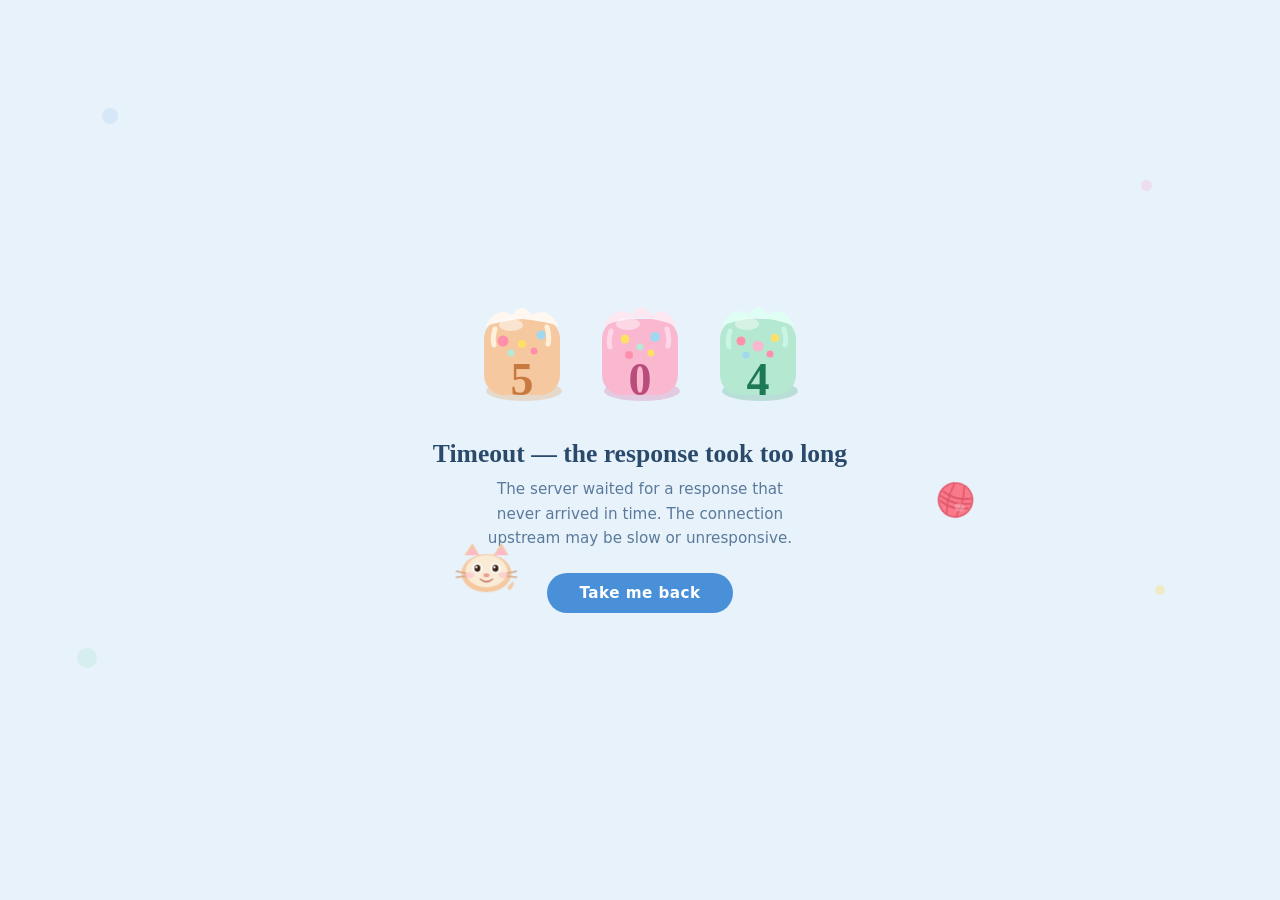
<file: error_cat_504.html>
<!DOCTYPE html>
<html lang="id">
<head>
<meta charset="UTF-8"/>
<meta name="viewport" content="width=device-width, initial-scale=1.0"/>
<title>Error</title>
<style>
  *{margin:0;padding:0;box-sizing:border-box}
  html,body{width:100%;height:100%;overflow:hidden}
  .ep-wrap{
    color-scheme:light only;
    forced-color-adjust:none;
    -webkit-text-size-adjust:100%;
    background:#e8f2fb;
    width:100%;
    height:100vh;
    height:100dvh;
    display:flex;
    flex-direction:column;
    align-items:center;
    justify-content:center;
    overflow:hidden;
    position:relative;
    padding:clamp(0.75rem,3vh,2rem) 1rem;
    font-family:Georgia,serif;
  }
  .ep-numbers{
    display:flex;
    gap:clamp(0.2rem,1.5vw,0.5rem);
    margin-bottom:clamp(0.75rem,2.5vh,1.5rem);
    position:relative;
    z-index:2;
    flex-shrink:0;
  }
  .ep-digit{
    width:clamp(60px,14vw,110px);
    height:clamp(74px,17vw,130px);
    flex-shrink:0;
  }
  .ep-digit svg{width:100%;height:100%}
  .ep-title{
    font-size:clamp(1rem,3.5vw,1.6rem);
    font-weight:700;
    color:#2a4a6b;
    text-align:center;
    z-index:2;
    position:relative;
    margin-bottom:clamp(0.3rem,1vh,0.5rem);
    padding:0 0.5rem;
    flex-shrink:0;
  }
  .ep-msg{
    font-size:clamp(0.78rem,2vw,0.95rem);
    color:#5a7a9b;
    text-align:center;
    max-width:340px;
    line-height:1.6;
    z-index:2;
    position:relative;
    font-family:system-ui,sans-serif;
    padding:0 1rem;
    flex-shrink:0;
  }
  .ep-btn{
    margin-top:clamp(0.75rem,2.5vh,1.5rem);
    padding:clamp(0.5rem,1.5vh,0.7rem) 2rem;
    border-radius:999px;
    border:none;
    background:#4a90d9;
    color:#ffffff;
    font-size:clamp(0.85rem,2vw,0.95rem);
    cursor:pointer;
    z-index:2;
    position:relative;
    font-family:system-ui,sans-serif;
    font-weight:600;
    letter-spacing:0.03em;
    transition:background 0.2s,transform 0.1s;
    -webkit-appearance:none;
    appearance:none;
    flex-shrink:0;
  }
  .ep-btn:hover{background:#2a6db5}
  .ep-btn:active{transform:scale(0.97)}
  .chase-arena{
    position:absolute;
    inset:0;
    z-index:999;
    pointer-events:none;
    overflow:hidden;
  }
  .yarn-el,.cat-el{position:absolute;will-change:transform}
  .dot{
    position:absolute;
    border-radius:50%;
    opacity:0.35;
    animation:fdot 8s ease-in-out infinite;
    pointer-events:none;
    z-index:1;
  }
  @keyframes fdot{0%,100%{transform:translateY(0)}50%{transform:translateY(-14px)}}
</style>
</head>
<body>

<div class="ep-wrap">
  <div class="dot" style="width:16px;height:16px;background:#b5d4f4;top:12%;left:8%;animation-delay:0s"></div>
  <div class="dot" style="width:11px;height:11px;background:#f9b8d0;top:20%;right:10%;animation-delay:1.5s"></div>
  <div class="dot" style="width:20px;height:20px;background:#b5ead7;top:72%;left:6%;animation-delay:3s"></div>
  <div class="dot" style="width:10px;height:10px;background:#ffe066;top:65%;right:9%;animation-delay:2s"></div>

  <div class="ep-numbers">
    <div class="ep-digit"><svg viewBox="0 0 110 130" xmlns="http://www.w3.org/2000/svg">
      <ellipse cx="57" cy="104" rx="38" ry="10" fill="#e0a870" opacity="0.35"/>
      <rect x="17" y="32" width="76" height="76" rx="20" fill="#f5c8a0"/>
      <path d="M17 42 Q28 18 45 28 Q55 14 65 28 Q82 18 93 42 Q93 36 55 32 Q17 36 17 42Z" fill="#fff8f0"/>
      <path d="M28 42 Q25 52 27 58" fill="none" stroke="#fff0dc" stroke-width="5" stroke-linecap="round"/>
      <path d="M80 40 Q83 50 81 57" fill="none" stroke="#fff0dc" stroke-width="5" stroke-linecap="round"/>
      <ellipse cx="36" cy="54" rx="5.5" ry="5.5" fill="#ff8fab"/>
      <ellipse cx="74" cy="48" rx="4.5" ry="4.5" fill="#a0d8ef"/>
      <ellipse cx="55" cy="57" rx="4" ry="4" fill="#ffe066"/>
      <ellipse cx="44" cy="66" rx="3.5" ry="3.5" fill="#b5ead7"/>
      <ellipse cx="67" cy="64" rx="3.5" ry="3.5" fill="#ff8fab"/>
      <ellipse cx="44" cy="38" rx="12" ry="6" fill="#fff" opacity="0.5"/>
      <text id="d1" x="55" y="108" text-anchor="middle" font-size="46" font-weight="900" fill="#c87941" font-family="Georgia,serif">4</text>
    </svg></div>
    <div class="ep-digit"><svg viewBox="0 0 110 130" xmlns="http://www.w3.org/2000/svg">
      <ellipse cx="57" cy="104" rx="38" ry="10" fill="#d470a0" opacity="0.3"/>
      <rect x="17" y="32" width="76" height="76" rx="20" fill="#f9b8d0"/>
      <path d="M17 42 Q28 16 48 28 Q55 12 67 28 Q82 16 93 42 Q93 36 55 30 Q17 36 17 42Z" fill="#fde8f2"/>
      <path d="M26 44 Q23 54 25 60" fill="none" stroke="#fdd6e8" stroke-width="5" stroke-linecap="round"/>
      <path d="M82 42 Q85 53 83 59" fill="none" stroke="#fdd6e8" stroke-width="5" stroke-linecap="round"/>
      <ellipse cx="40" cy="52" rx="4.5" ry="4.5" fill="#ffe066"/>
      <ellipse cx="70" cy="50" rx="5" ry="5" fill="#a0d8ef"/>
      <ellipse cx="55" cy="60" rx="3.5" ry="3.5" fill="#b5ead7"/>
      <ellipse cx="44" cy="68" rx="4" ry="4" fill="#ff8fab"/>
      <ellipse cx="66" cy="66" rx="3.5" ry="3.5" fill="#ffe066"/>
      <ellipse cx="43" cy="37" rx="12" ry="6" fill="#fff" opacity="0.45"/>
      <text id="d2" x="55" y="108" text-anchor="middle" font-size="46" font-weight="900" fill="#b84c7a" font-family="Georgia,serif">0</text>
    </svg></div>
    <div class="ep-digit"><svg viewBox="0 0 110 130" xmlns="http://www.w3.org/2000/svg">
      <ellipse cx="57" cy="104" rx="38" ry="10" fill="#3da87a" opacity="0.28"/>
      <rect x="17" y="32" width="76" height="76" rx="20" fill="#b5e8d0"/>
      <path d="M17 42 Q30 16 46 28 Q55 13 66 28 Q80 16 93 42 Q93 36 55 30 Q17 36 17 42Z" fill="#e0fff4"/>
      <path d="M27 44 Q24 54 26 60" fill="none" stroke="#c8f5e4" stroke-width="5" stroke-linecap="round"/>
      <path d="M81 42 Q84 52 82 58" fill="none" stroke="#c8f5e4" stroke-width="5" stroke-linecap="round"/>
      <ellipse cx="38" cy="54" rx="4.5" ry="4.5" fill="#ff8fab"/>
      <ellipse cx="72" cy="51" rx="4" ry="4" fill="#ffe066"/>
      <ellipse cx="55" cy="59" rx="5.5" ry="5.5" fill="#f9b8d0"/>
      <ellipse cx="43" cy="68" rx="3.5" ry="3.5" fill="#a0d8ef"/>
      <ellipse cx="67" cy="67" rx="3.5" ry="3.5" fill="#ff8fab"/>
      <ellipse cx="44" cy="37" rx="12" ry="6" fill="#fff" opacity="0.45"/>
      <text id="d3" x="55" y="108" text-anchor="middle" font-size="46" font-weight="900" fill="#1e7a56" font-family="Georgia,serif">4</text>
    </svg></div>
  </div>

  <div class="ep-title" id="err-t">Oops — lost in the void</div>
  <div class="ep-msg" id="err-m">The page you're looking for wandered off somewhere we can't reach. Maybe it moved, maybe it never existed, or maybe it just needed a break.</div>
  <button class="ep-btn" onclick="history.back()">Take me back</button>

  <div class="chase-arena">
    <div class="yarn-el" id="yarn">
      <svg width="38" height="38" viewBox="0 0 38 38" xmlns="http://www.w3.org/2000/svg">
        <circle cx="19" cy="19" r="17" fill="#f97b8b"/>
        <circle cx="19" cy="19" r="17" fill="none" stroke="#e05568" stroke-width="1.5"/>
        <path d="M5 14 Q19 8 33 14" fill="none" stroke="#e05568" stroke-width="1.8" stroke-linecap="round"/>
        <path d="M4 19 Q19 13 34 19" fill="none" stroke="#e05568" stroke-width="1.8" stroke-linecap="round"/>
        <path d="M5 24 Q19 18 33 24" fill="none" stroke="#e05568" stroke-width="1.8" stroke-linecap="round"/>
        <path d="M14 4 Q10 19 14 34" fill="none" stroke="#e05568" stroke-width="1.4" stroke-linecap="round"/>
        <path d="M24 4 Q28 19 24 34" fill="none" stroke="#e05568" stroke-width="1.4" stroke-linecap="round"/>
        <ellipse cx="13" cy="13" rx="5" ry="4" fill="#fff" opacity="0.25"/>
      </svg>
    </div>
    <div class="cat-el" id="cat">
      <svg width="62" height="54" viewBox="0 0 62 54" xmlns="http://www.w3.org/2000/svg">
        <polygon points="9,14 17,2 24,14" fill="#f5c8a0"/>
        <polygon points="38,14 46,2 53,14" fill="#f5c8a0"/>
        <polygon points="11,14 17,6 23,14" fill="#ffb8c8"/>
        <polygon points="39,14 46,6 52,14" fill="#ffb8c8"/>
        <ellipse cx="31" cy="32" rx="25" ry="19" fill="#f5c8a0"/>
        <ellipse cx="31" cy="30" rx="21" ry="16" fill="#faebd7"/>
        <ellipse cx="22" cy="27" rx="5" ry="5" fill="#fff"/>
        <ellipse cx="22" cy="27" rx="3" ry="3.5" fill="#3a2010"/>
        <ellipse cx="21" cy="26" rx="1.2" ry="1.2" fill="#fff" opacity="0.9"/>
        <ellipse cx="40" cy="27" rx="5" ry="5" fill="#fff"/>
        <ellipse cx="40" cy="27" rx="3" ry="3.5" fill="#3a2010"/>
        <ellipse cx="39" cy="26" rx="1.2" ry="1.2" fill="#fff" opacity="0.9"/>
        <ellipse cx="14" cy="34" rx="5" ry="3" fill="#ffb8c8" opacity="0.5"/>
        <ellipse cx="48" cy="34" rx="5" ry="3" fill="#ffb8c8" opacity="0.5"/>
        <ellipse cx="31" cy="34" rx="3" ry="2" fill="#e8a090"/>
        <path d="M25 38 Q31 43 37 38" fill="none" stroke="#c87060" stroke-width="1.5" stroke-linecap="round"/>
        <line x1="10" y1="32" x2="1" y2="30" stroke="#d4a888" stroke-width="1.5" stroke-linecap="round"/>
        <line x1="10" y1="35" x2="1" y2="36" stroke="#d4a888" stroke-width="1.5" stroke-linecap="round"/>
        <line x1="52" y1="32" x2="61" y2="30" stroke="#d4a888" stroke-width="1.5" stroke-linecap="round"/>
        <line x1="52" y1="35" x2="61" y2="36" stroke="#d4a888" stroke-width="1.5" stroke-linecap="round"/>
        <path d="M52 46 Q60 36 58 44 Q54 52 52 46Z" fill="#f5c8a0"/>
      </svg>
    </div>
  </div>
</div>

<script>
  const errorMap = {
    "404": { t: "Oops — lost in the void", m: "The page you're looking for wandered off somewhere we can't reach. Maybe it moved, maybe it never existed, or maybe it just needed a break." },
    "403": { t: "Access denied — this door stays closed", m: "The page you're trying to reach is off-limits. You may not have permission, or it may require credentials we didn't receive." },
    "500": { t: "Something went wrong behind the scenes", m: "The server encountered an issue and couldn't complete your request. It's not something you caused — we're working to fix it." },
    "502": { t: "Bad gateway — the signal got crossed", m: "The server received an invalid response from an upstream source. Something along the chain didn't communicate properly." },
    "503": { t: "Service unavailable — taking a short pause", m: "The server is currently unable to handle the request. It may be overloaded or undergoing maintenance. Please try again soon." },
    "504": { t: "Timeout — the response took too long", m: "The server waited for a response that never arrived in time. The connection upstream may be slow or unresponsive." }
  };

  // Nginx akan replace string '__ERROR_CODE__' dengan status code asli (404, 500, dst)
  const code = '504';
  const info = errorMap[code] || { t: "Unknown Error", m: "Bahkan kucingnya bingung ini kenapa." };

  document.getElementById('err-t').innerText = info.t;
  document.getElementById('err-m').innerText = info.m;

  const codeStr = code.toString().padEnd(3, "0");
  document.getElementById('d1').textContent = codeStr[0];
  document.getElementById('d2').textContent = codeStr[1];
  document.getElementById('d3').textContent = codeStr[2];

  const arena = document.querySelector('.chase-arena');
  const yarnEl = document.getElementById('yarn');
  const catEl = document.getElementById('cat');
  const YW = 38, YH = 38, CW = 62, CH = 54;

  let aw, ah;
  function sz() {
    aw = arena.offsetWidth || window.innerWidth;
    ah = arena.offsetHeight || window.innerHeight;
  }
  sz();
  window.addEventListener('resize', sz);

  let yarn = { x: 0, y: 0, vx: 2.6, vy: 1.8 };
  let cat = { x: 0, y: 0 };
  yarn.x = aw * 0.6; yarn.y = ah * 0.4;
  cat.x = aw * 0.25; cat.y = ah * 0.65;

  let angle = 0;
  function step() {
    sz();
    yarn.x += yarn.vx; yarn.y += yarn.vy;
    if (yarn.x < 0) { yarn.x = 0; yarn.vx = Math.abs(yarn.vx); }
    if (yarn.x > aw - YW) { yarn.x = aw - YW; yarn.vx = -Math.abs(yarn.vx); }
    if (yarn.y < 0) { yarn.y = 0; yarn.vy = Math.abs(yarn.vy); }
    if (yarn.y > ah - YH) { yarn.y = ah - YH; yarn.vy = -Math.abs(yarn.vy); }
    if (Math.random() < 0.01) {
      yarn.vx += (Math.random() - 0.5) * 1.6;
      yarn.vy += (Math.random() - 0.5) * 1.6;
      const s = Math.sqrt(yarn.vx * yarn.vx + yarn.vy * yarn.vy) || 1;
      const t = 2.2 + Math.random() * 1.5;
      yarn.vx = yarn.vx / s * t; yarn.vy = yarn.vy / s * t;
    }
    const ycx = yarn.x + YW / 2, ycy = yarn.y + YH / 2;
    const ccx = cat.x + CW / 2, ccy = cat.y + CH / 2;
    const dx = ycx - ccx, dy = ycy - ccy;
    const dist = Math.sqrt(dx * dx + dy * dy) || 1;
    const sp = Math.min(2.2, dist * 0.05 + 1.0);
    cat.x += dx / dist * sp; cat.y += dy / dist * sp;
    cat.x = Math.max(0, Math.min(aw - CW, cat.x));
    cat.y = Math.max(0, Math.min(ah - CH, cat.y));
    angle += 3;
    yarnEl.style.transform = `translate(${yarn.x}px,${yarn.y}px) rotate(${angle}deg)`;
    catEl.style.transform = `translate(${cat.x}px,${cat.y}px) scaleX(${dx < 0 ? -1 : 1})`;
    requestAnimationFrame(step);
  }
  requestAnimationFrame(step);
</script>

</body>
</html>
</file>
<file: style.css>
/* ============================================================
   FINSKY IT SOLUTIONS — style.css
   Palette: Deep navy-gray · Silver accents · Glassmorphism
   ============================================================ */

/* --- Reset & Custom Properties --- */
*, *::before, *::after {
  box-sizing: border-box;
  margin: 0;
  padding: 0;
}

:root {
  /* Backgrounds */
  --bg-base:       #0d1117;
  --bg-surface:    #131920;
  --bg-elevated:   #1a2230;
  --bg-glass:      rgba(255, 255, 255, 0.03);
  --bg-glass-hover:rgba(255, 255, 255, 0.06);

  /* Text */
  --text-primary:  #e8edf2;
  --text-secondary:#8a9bb0;
  --text-muted:    #4a5a6b;
  --text-accent:   #c0cdd9;

  /* Borders */
  --border-subtle: rgba(255, 255, 255, 0.07);
  --border-normal: rgba(255, 255, 255, 0.12);
  --border-bright: rgba(255, 255, 255, 0.22);

  /* Glows */
  --glow-primary:  rgba(160, 200, 240, 0.06);
  --glow-strong:   rgba(160, 200, 240, 0.12);

  /* Typography */
  --font-display: 'Bebas Neue', sans-serif;
  --font-body:    'DM Sans', sans-serif;
  --font-mono:    'JetBrains Mono', monospace;

  /* Spacing */
  --section-pad: 120px 0;
  --section-pad-sm: 72px 0;
  --container:   1160px;

  /* Transitions */
  --ease: cubic-bezier(0.25, 0.46, 0.45, 0.94);
  --ease-out: cubic-bezier(0.16, 1, 0.3, 1);
}

html {
  scroll-behavior: smooth;
  -webkit-font-smoothing: antialiased;
}

body {
  background-color: var(--bg-base);
  color: var(--text-primary);
  font-family: var(--font-body);
  font-size: 16px;
  line-height: 1.6;
  overflow-x: hidden;
}

a { text-decoration: none; color: inherit; }
ul { list-style: none; }
img, svg { display: block; }

/* --- Scrollbar --- */
::-webkit-scrollbar { width: 4px; }
::-webkit-scrollbar-track { background: var(--bg-base); }
::-webkit-scrollbar-thumb { background: var(--border-normal); border-radius: 2px; }

/* ============================================================
   NAVIGATION
   ============================================================ */
#navbar {
  position: fixed;
  top: 0; left: 0; right: 0;
  z-index: 100;
  padding: 0 40px;
  height: 68px;
  display: flex;
  align-items: center;
  background: rgba(13, 17, 23, 0.7);
  backdrop-filter: blur(20px) saturate(150%);
  -webkit-backdrop-filter: blur(20px) saturate(150%);
  border-bottom: 1px solid var(--border-subtle);
  transition: background 0.3s var(--ease), border-color 0.3s var(--ease);
}

#navbar.scrolled {
  background: rgba(13, 17, 23, 0.95);
  border-color: var(--border-normal);
}

.nav-container {
  max-width: var(--container);
  width: 100%;
  margin: 0 auto;
  display: flex;
  align-items: center;
  justify-content: space-between;
}

.logo {
  display: flex;
  align-items: baseline;
  gap: 6px;
  font-family: var(--font-display);
  font-size: 26px;
  letter-spacing: 0.03em;
  line-height: 1;
}
.logo-fin { color: var(--text-primary); }
.logo-sky { color: var(--text-secondary); }
.logo-tag {
  font-family: var(--font-mono);
  font-size: 9px;
  color: var(--text-muted);
  letter-spacing: 0.12em;
  font-weight: 300;
  margin-left: 2px;
  align-self: center;
}

.nav-links {
  display: flex;
  align-items: center;
  gap: 36px;
}

.nav-link {
  font-family: var(--font-mono);
  font-size: 12px;
  font-weight: 300;
  letter-spacing: 0.1em;
  color: var(--text-secondary);
  text-transform: uppercase;
  position: relative;
  transition: color 0.2s;
}

.nav-link::after {
  content: '';
  position: absolute;
  bottom: -3px; left: 0;
  width: 0; height: 1px;
  background: var(--text-accent);
  transition: width 0.25s var(--ease);
}

.nav-link:hover { color: var(--text-primary); }
.nav-link:hover::after { width: 100%; }

.nav-toggle {
  display: none;
  flex-direction: column;
  gap: 5px;
  background: none;
  border: none;
  cursor: pointer;
  padding: 4px;
}
.nav-toggle span {
  display: block;
  width: 22px;
  height: 1px;
  background: var(--text-secondary);
  transition: all 0.3s var(--ease);
}

/* ============================================================
   HERO
   ============================================================ */
#hero {
  position: relative;
  min-height: 100vh;
  display: grid;
  grid-template-columns: 1fr 1fr;
  align-items: center;
  gap: 60px;
  padding: 120px 40px 80px;
  max-width: calc(var(--container) + 80px);
  margin: 0 auto;
  overflow: hidden;
}

.hero-bg-grid {
  position: fixed;
  inset: 0;
  z-index: -2;
  background-image:
    linear-gradient(var(--border-subtle) 1px, transparent 1px),
    linear-gradient(90deg, var(--border-subtle) 1px, transparent 1px);
  background-size: 60px 60px;
  mask-image: radial-gradient(ellipse 80% 80% at 50% 40%, black 30%, transparent 100%);
}

.hero-bg-glow {
  position: fixed;
  top: -200px;
  left: 50%;
  transform: translateX(-50%);
  width: 900px;
  height: 600px;
  z-index: -1;
  background: radial-gradient(ellipse at center, rgba(90, 140, 190, 0.08) 0%, transparent 70%);
  pointer-events: none;
}

.hero-content {
  display: flex;
  flex-direction: column;
  gap: 28px;
}

.hero-badge {
  display: inline-flex;
  align-items: center;
  gap: 10px;
  font-family: var(--font-mono);
  font-size: 11px;
  font-weight: 300;
  color: var(--text-muted);
  letter-spacing: 0.1em;
  padding: 8px 14px;
  border: 1px solid var(--border-subtle);
  border-radius: 40px;
  width: fit-content;
  background: var(--bg-glass);
}

.badge-dot {
  width: 6px;
  height: 6px;
  border-radius: 50%;
  background: #4ade80;
  box-shadow: 0 0 8px rgba(74, 222, 128, 0.6);
  animation: pulse-dot 2s ease-in-out infinite;
}

@keyframes pulse-dot {
  0%, 100% { opacity: 1; transform: scale(1); }
  50% { opacity: 0.6; transform: scale(0.8); }
}

.hero-headline {
  font-family: var(--font-display);
  font-size: clamp(52px, 7vw, 96px);
  line-height: 1.0;
  letter-spacing: 0.01em;
  color: var(--text-primary);
}
.hero-headline em {
  font-style: normal;
  color: var(--text-secondary);
}

.hero-sub {
  font-size: 17px;
  font-weight: 300;
  color: var(--text-secondary);
  line-height: 1.7;
  max-width: 500px;
}

.hero-actions {
  display: flex;
  align-items: center;
  gap: 20px;
  flex-wrap: wrap;
}

.hero-stats {
  display: flex;
  align-items: center;
  gap: 24px;
  padding-top: 8px;
}
.stat {
  display: flex;
  flex-direction: column;
  gap: 2px;
}
.stat-num {
  font-family: var(--font-display);
  font-size: 28px;
  letter-spacing: 0.02em;
  color: var(--text-primary);
  line-height: 1;
}
.stat-label {
  font-family: var(--font-mono);
  font-size: 10px;
  color: var(--text-muted);
  letter-spacing: 0.1em;
  text-transform: uppercase;
}
.stat-divider {
  width: 1px;
  height: 36px;
  background: var(--border-subtle);
}

/* Buttons */
.btn-primary {
  display: inline-flex;
  align-items: center;
  gap: 10px;
  padding: 13px 28px;
  background: var(--text-primary);
  color: var(--bg-base);
  font-family: var(--font-mono);
  font-size: 12px;
  font-weight: 400;
  letter-spacing: 0.1em;
  text-transform: uppercase;
  border: 1px solid transparent;
  border-radius: 3px;
  cursor: pointer;
  transition: background 0.2s, color 0.2s, transform 0.2s var(--ease-out), box-shadow 0.2s;
}
.btn-primary:hover {
  background: var(--text-accent);
  transform: translateY(-2px);
  box-shadow: 0 8px 24px rgba(0,0,0,0.4);
}
.btn-primary:active { transform: translateY(0); }
.btn-primary.btn-full {
  width: 100%;
  justify-content: center;
}

.btn-ghost {
  display: inline-flex;
  align-items: center;
  gap: 8px;
  padding: 13px 24px;
  color: var(--text-secondary);
  font-family: var(--font-mono);
  font-size: 12px;
  letter-spacing: 0.1em;
  text-transform: uppercase;
  border: 1px solid var(--border-normal);
  border-radius: 3px;
  transition: color 0.2s, border-color 0.2s, background 0.2s;
}
.btn-ghost:hover {
  color: var(--text-primary);
  border-color: var(--border-bright);
  background: var(--bg-glass);
}
.btn-ghost .arrow { transition: transform 0.2s; }
.btn-ghost:hover .arrow { transform: translateX(4px); }

/* Terminal */
.hero-terminal {
  background: var(--bg-elevated);
  border: 1px solid var(--border-normal);
  border-radius: 8px;
  overflow: hidden;
  box-shadow: 0 32px 80px rgba(0,0,0,0.5);
}

.terminal-header {
  display: flex;
  align-items: center;
  gap: 12px;
  padding: 12px 16px;
  background: rgba(0,0,0,0.3);
  border-bottom: 1px solid var(--border-subtle);
}
.terminal-dots {
  display: flex;
  gap: 6px;
}
.terminal-dots span {
  width: 10px; height: 10px;
  border-radius: 50%;
}
.terminal-dots span:nth-child(1) { background: #ff5f57; }
.terminal-dots span:nth-child(2) { background: #ffbd2e; }
.terminal-dots span:nth-child(3) { background: #28c840; }

.terminal-title {
  font-family: var(--font-mono);
  font-size: 11px;
  color: var(--text-muted);
  margin: 0 auto;
}

.terminal-body {
  padding: 20px;
  font-family: var(--font-mono);
  font-size: 13px;
  font-weight: 300;
  color: var(--text-secondary);
  line-height: 1.8;
  min-height: 240px;
}
.terminal-body .cmd { color: #6db3e8; }
.terminal-body .ok  { color: #4ade80; }
.terminal-body .warn { color: #fbbf24; }
.terminal-body .cursor {
  display: inline-block;
  width: 8px; height: 14px;
  background: var(--text-secondary);
  animation: blink 1.1s step-end infinite;
  vertical-align: middle;
  margin-left: 2px;
}
@keyframes blink { 50% { opacity: 0; } }

/* Scroll hint */
.scroll-hint {
  position: absolute;
  bottom: 36px;
  left: 50%;
  transform: translateX(-50%);
  display: flex;
  flex-direction: column;
  align-items: center;
  gap: 10px;
  font-family: var(--font-mono);
  font-size: 10px;
  letter-spacing: 0.15em;
  color: var(--text-muted);
}
.scroll-line {
  width: 1px;
  height: 40px;
  background: linear-gradient(to bottom, var(--text-muted), transparent);
  animation: scroll-drop 1.6s ease-in-out infinite;
}
@keyframes scroll-drop {
  0% { opacity: 0; transform: scaleY(0); transform-origin: top; }
  50% { opacity: 1; transform: scaleY(1); }
  100% { opacity: 0; transform: scaleY(0.2); transform-origin: bottom; }
}

/* ============================================================
   SECTION COMMON
   ============================================================ */
.section-container {
  max-width: var(--container);
  margin: 0 auto;
  padding: 0 40px;
}

.section-header {
  text-align: center;
  margin-bottom: 72px;
}

.section-label {
  font-family: var(--font-mono);
  font-size: 11px;
  font-weight: 300;
  color: var(--text-muted);
  letter-spacing: 0.2em;
  text-transform: uppercase;
  display: block;
  margin-bottom: 16px;
}

.section-title {
  font-family: var(--font-display);
  font-size: clamp(40px, 5vw, 68px);
  line-height: 1.0;
  color: var(--text-primary);
  letter-spacing: 0.01em;
  margin-bottom: 20px;
}

.section-desc {
  font-size: 16px;
  font-weight: 300;
  color: var(--text-secondary);
  max-width: 520px;
  margin: 0 auto;
  line-height: 1.7;
}

/* ============================================================
   SERVICES
   ============================================================ */
#services {
  padding: var(--section-pad);
}

.services-grid {
  display: grid;
  grid-template-columns: repeat(3, 1fr);
  gap: 1px;
  border: 1px solid var(--border-subtle);
  border-radius: 8px;
  overflow: hidden;
}

.service-card {
  position: relative;
  padding: 44px 36px;
  background: var(--bg-glass);
  transition: background 0.3s var(--ease);
  overflow: hidden;
}

.service-card::before {
  content: '';
  position: absolute;
  inset: 0;
  background: linear-gradient(135deg, var(--glow-primary) 0%, transparent 60%);
  opacity: 0;
  transition: opacity 0.4s var(--ease);
}

.service-card:hover { background: var(--bg-glass-hover); }
.service-card:hover::before { opacity: 1; }

.service-card + .service-card {
  border-left: 1px solid var(--border-subtle);
}

.card-index {
  font-family: var(--font-mono);
  font-size: 11px;
  font-weight: 300;
  color: var(--text-muted);
  letter-spacing: 0.1em;
  margin-bottom: 28px;
}

.card-icon {
  width: 48px;
  height: 48px;
  color: var(--text-secondary);
  margin-bottom: 24px;
  transition: color 0.3s;
}
.service-card:hover .card-icon { color: var(--text-accent); }

.card-title {
  font-family: var(--font-display);
  font-size: 28px;
  letter-spacing: 0.02em;
  color: var(--text-primary);
  margin-bottom: 16px;
  line-height: 1.1;
}

.card-desc {
  font-size: 14px;
  font-weight: 300;
  color: var(--text-secondary);
  line-height: 1.75;
  margin-bottom: 28px;
}

.card-tags {
  display: flex;
  flex-wrap: wrap;
  gap: 8px;
}
.card-tags span {
  font-family: var(--font-mono);
  font-size: 10px;
  font-weight: 300;
  color: var(--text-muted);
  letter-spacing: 0.08em;
  padding: 4px 10px;
  border: 1px solid var(--border-subtle);
  border-radius: 2px;
  transition: border-color 0.2s, color 0.2s;
}
.service-card:hover .card-tags span {
  border-color: var(--border-normal);
  color: var(--text-secondary);
}

.card-line {
  position: absolute;
  bottom: 0; left: 0;
  width: 0; height: 2px;
  background: var(--text-secondary);
  transition: width 0.4s var(--ease-out);
}
.service-card:hover .card-line { width: 100%; }

/* ============================================================
   ABOUT
   ============================================================ */
#about {
  padding: var(--section-pad);
  border-top: 1px solid var(--border-subtle);
  border-bottom: 1px solid var(--border-subtle);
}

.about-inner {
  display: grid;
  grid-template-columns: 1fr 2fr;
  gap: 80px;
  align-items: center;
}

.about-card {
  display: flex;
  gap: 32px;
  padding: 44px;
  background: var(--bg-glass);
  border: 1px solid var(--border-subtle);
  border-radius: 8px;
  backdrop-filter: blur(12px);
  position: relative;
  overflow: hidden;
}

.about-card::after {
  content: '';
  position: absolute;
  top: 0; right: 0;
  width: 200px; height: 200px;
  background: radial-gradient(ellipse at top right, var(--glow-primary), transparent 70%);
  pointer-events: none;
}

.about-avatar {
  position: relative;
  width: 72px;
  height: 72px;
  flex-shrink: 0;
}
.avatar-ring {
  position: absolute;
  inset: -4px;
  border: 1px solid var(--border-normal);
  border-radius: 50%;
}
.avatar-inner {
  width: 72px;
  height: 72px;
  border-radius: 50%;
  background: var(--bg-elevated);
  border: 1px solid var(--border-subtle);
  display: flex;
  align-items: center;
  justify-content: center;
  color: var(--text-secondary);
}
.avatar-inner svg { width: 32px; height: 32px; }

.about-text p {
  font-size: 14px;
  font-weight: 300;
  color: var(--text-secondary);
  line-height: 1.8;
  margin-bottom: 16px;
}
.about-text p strong { color: var(--text-primary); font-weight: 500; }

.about-credentials {
  display: flex;
  flex-direction: column;
  gap: 10px;
  margin-top: 24px;
  padding-top: 24px;
  border-top: 1px solid var(--border-subtle);
}
.credential {
  display: flex;
  align-items: center;
  gap: 10px;
  font-family: var(--font-mono);
  font-size: 12px;
  font-weight: 300;
  color: var(--text-muted);
  letter-spacing: 0.05em;
}
.cred-dot {
  width: 4px; height: 4px;
  border-radius: 50%;
  background: var(--text-muted);
}

/* ============================================================
   CONTACT
   ============================================================ */
#contact { padding: var(--section-pad); }

.contact-grid {
  display: grid;
  grid-template-columns: 1fr 1.6fr;
  gap: 64px;
  align-items: start;
}

.contact-info {
  display: flex;
  flex-direction: column;
  gap: 32px;
}

.contact-item {
  display: flex;
  align-items: flex-start;
  gap: 16px;
}
.contact-icon {
  width: 40px;
  height: 40px;
  border: 1px solid var(--border-subtle);
  border-radius: 6px;
  display: flex;
  align-items: center;
  justify-content: center;
  color: var(--text-secondary);
  flex-shrink: 0;
}
.contact-icon svg { width: 18px; height: 18px; }
.contact-label {
  display: block;
  font-family: var(--font-mono);
  font-size: 10px;
  font-weight: 300;
  color: var(--text-muted);
  letter-spacing: 0.1em;
  text-transform: uppercase;
  margin-bottom: 4px;
}
.contact-value {
  font-size: 15px;
  font-weight: 400;
  color: var(--text-secondary);
  transition: color 0.2s;
}
.contact-value:hover { color: var(--text-primary); }

.contact-form {
  display: flex;
  flex-direction: column;
  gap: 20px;
  padding: 44px;
  background: var(--bg-glass);
  border: 1px solid var(--border-subtle);
  border-radius: 8px;
  backdrop-filter: blur(12px);
}

.form-group {
  display: flex;
  flex-direction: column;
  gap: 8px;
}
.form-group label {
  font-family: var(--font-mono);
  font-size: 11px;
  font-weight: 300;
  color: var(--text-muted);
  letter-spacing: 0.1em;
  text-transform: uppercase;
}
.form-group input,
.form-group textarea {
  background: rgba(0,0,0,0.3);
  border: 1px solid var(--border-subtle);
  border-radius: 3px;
  padding: 12px 16px;
  font-family: var(--font-body);
  font-size: 14px;
  font-weight: 300;
  color: var(--text-primary);
  outline: none;
  transition: border-color 0.2s, background 0.2s;
  resize: none;
  width: 100%;
}
.form-group input::placeholder,
.form-group textarea::placeholder {
  color: var(--text-muted);
}
.form-group input:focus,
.form-group textarea:focus {
  border-color: var(--border-bright);
  background: rgba(0,0,0,0.5);
}

.form-feedback {
  font-family: var(--font-mono);
  font-size: 12px;
  text-align: center;
  min-height: 20px;
  transition: opacity 0.3s;
}
.form-feedback.success { color: #4ade80; }
.form-feedback.error { color: #f87171; }

/* ============================================================
   FOOTER
   ============================================================ */
#footer {
  padding: 48px 40px 0;
  border-top: 1px solid var(--border-subtle);
}

.footer-container {
  max-width: var(--container);
  margin: 0 auto;
  display: flex;
  justify-content: space-between;
  align-items: center;
  padding-bottom: 32px;
  flex-wrap: wrap;
  gap: 16px;
}

.footer-left {
  display: flex;
  align-items: center;
  gap: 24px;
  flex-wrap: wrap;
}

.logo-sm {
  font-size: 20px;
}
.logo-sm .logo-tag { display: none; }

.footer-copy {
  font-family: var(--font-mono);
  font-size: 12px;
  font-weight: 300;
  color: var(--text-muted);
  letter-spacing: 0.03em;
}

.footer-portfolio {
  font-family: var(--font-mono);
  font-size: 12px;
  font-weight: 300;
  color: var(--text-secondary);
  letter-spacing: 0.08em;
  display: flex;
  align-items: center;
  gap: 6px;
  transition: color 0.2s;
}
.footer-portfolio:hover { color: var(--text-primary); }
.footer-portfolio .arrow { font-size: 14px; }

.footer-line {
  max-width: var(--container);
  margin: 0 auto;
  height: 1px;
  background: var(--border-subtle);
}

/* ============================================================
   SCROLL ANIMATIONS
   ============================================================ */
.fade-up {
  opacity: 0;
  transform: translateY(28px);
  transition: opacity 0.7s var(--ease-out), transform 0.7s var(--ease-out);
}
.fade-up.visible {
  opacity: 1;
  transform: translateY(0);
}

.reveal {
  opacity: 0;
  transform: translateY(36px);
  transition: opacity 0.8s var(--ease-out), transform 0.8s var(--ease-out);
}
.reveal.visible {
  opacity: 1;
  transform: translateY(0);
}

/* Hero section elements stagger */
#hero .fade-up:nth-child(1) { transition-delay: 0.1s; }
#hero .fade-up:nth-child(2) { transition-delay: 0.2s; }
#hero .fade-up:nth-child(3) { transition-delay: 0.3s; }
#hero .fade-up:nth-child(4) { transition-delay: 0.4s; }
#hero .fade-up:nth-child(5) { transition-delay: 0.5s; }
.hero-terminal.fade-up       { transition-delay: 0.55s; }

.services-grid .service-card:nth-child(1) { transition-delay: 0.0s; }
.services-grid .service-card:nth-child(2) { transition-delay: 0.12s; }
.services-grid .service-card:nth-child(3) { transition-delay: 0.24s; }

/* ============================================================
   RESPONSIVE
   ============================================================ */
@media (max-width: 1024px) {
  #hero {
    grid-template-columns: 1fr;
    padding: 110px 32px 80px;
    gap: 48px;
  }
  .hero-terminal { max-width: 560px; }
  .scroll-hint { display: none; }
  .about-inner { grid-template-columns: 1fr; gap: 48px; }
  .contact-grid { grid-template-columns: 1fr; gap: 48px; }
  .services-grid { grid-template-columns: 1fr; }
  .service-card + .service-card { border-left: none; border-top: 1px solid var(--border-subtle); }
}

@media (max-width: 768px) {
  :root { --section-pad: var(--section-pad-sm); }
  #navbar { padding: 0 20px; }
  .section-container { padding: 0 20px; }
  #hero { padding: 100px 20px 60px; }
  #footer { padding: 40px 20px 0; }

  .nav-links {
    display: none;
    position: fixed;
    top: 68px; left: 0; right: 0;
    background: rgba(13, 17, 23, 0.97);
    backdrop-filter: blur(20px);
    flex-direction: column;
    padding: 32px 24px;
    gap: 20px;
    border-bottom: 1px solid var(--border-subtle);
  }
  .nav-links.open { display: flex; }
  .nav-toggle { display: flex; }
  .nav-toggle.open span:nth-child(1) { transform: translateY(6px) rotate(45deg); }
  .nav-toggle.open span:nth-child(2) { opacity: 0; }
  .nav-toggle.open span:nth-child(3) { transform: translateY(-6px) rotate(-45deg); }

  .hero-headline { font-size: clamp(44px, 11vw, 72px); }
  .hero-stats { flex-wrap: wrap; gap: 16px; }
  .about-card { flex-direction: column; padding: 28px; }
  .contact-form { padding: 28px; }
  .footer-container { flex-direction: column; align-items: flex-start; }

  .br-desk { display: none; }
}
</file>
